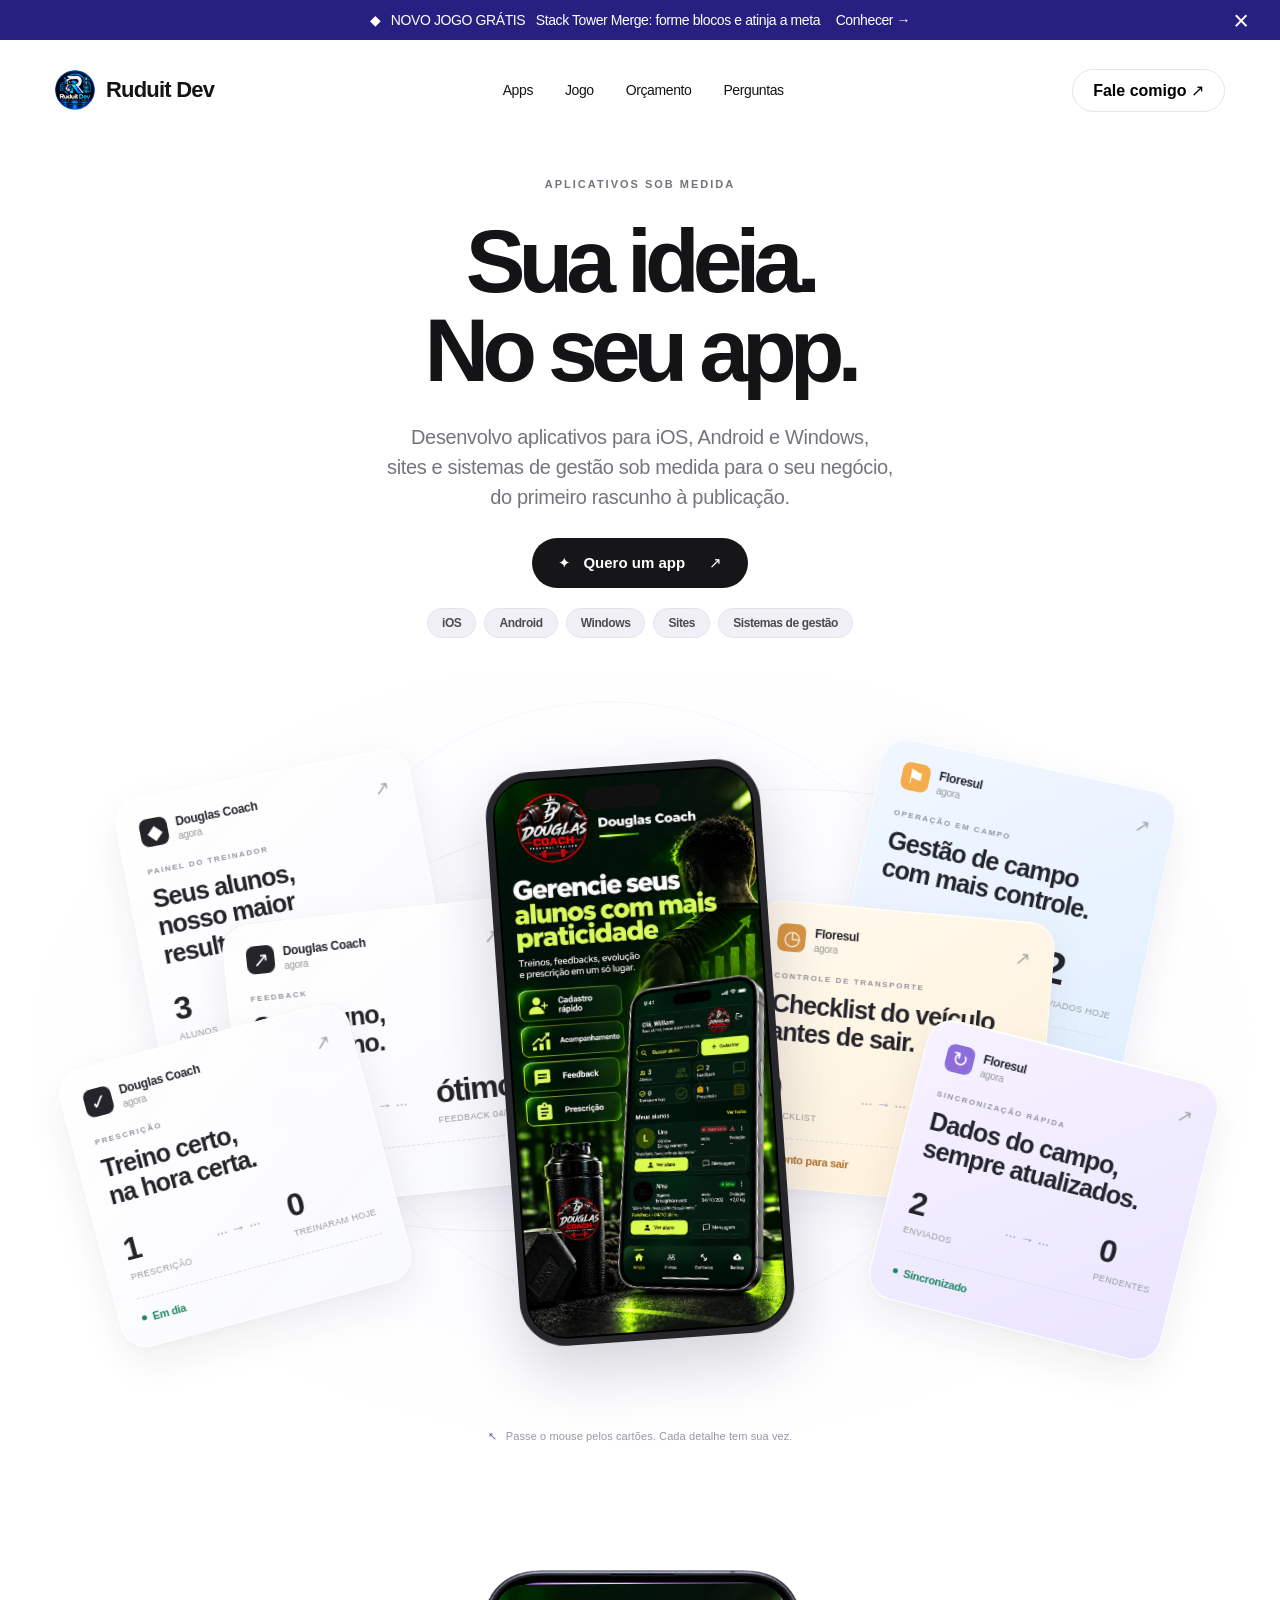
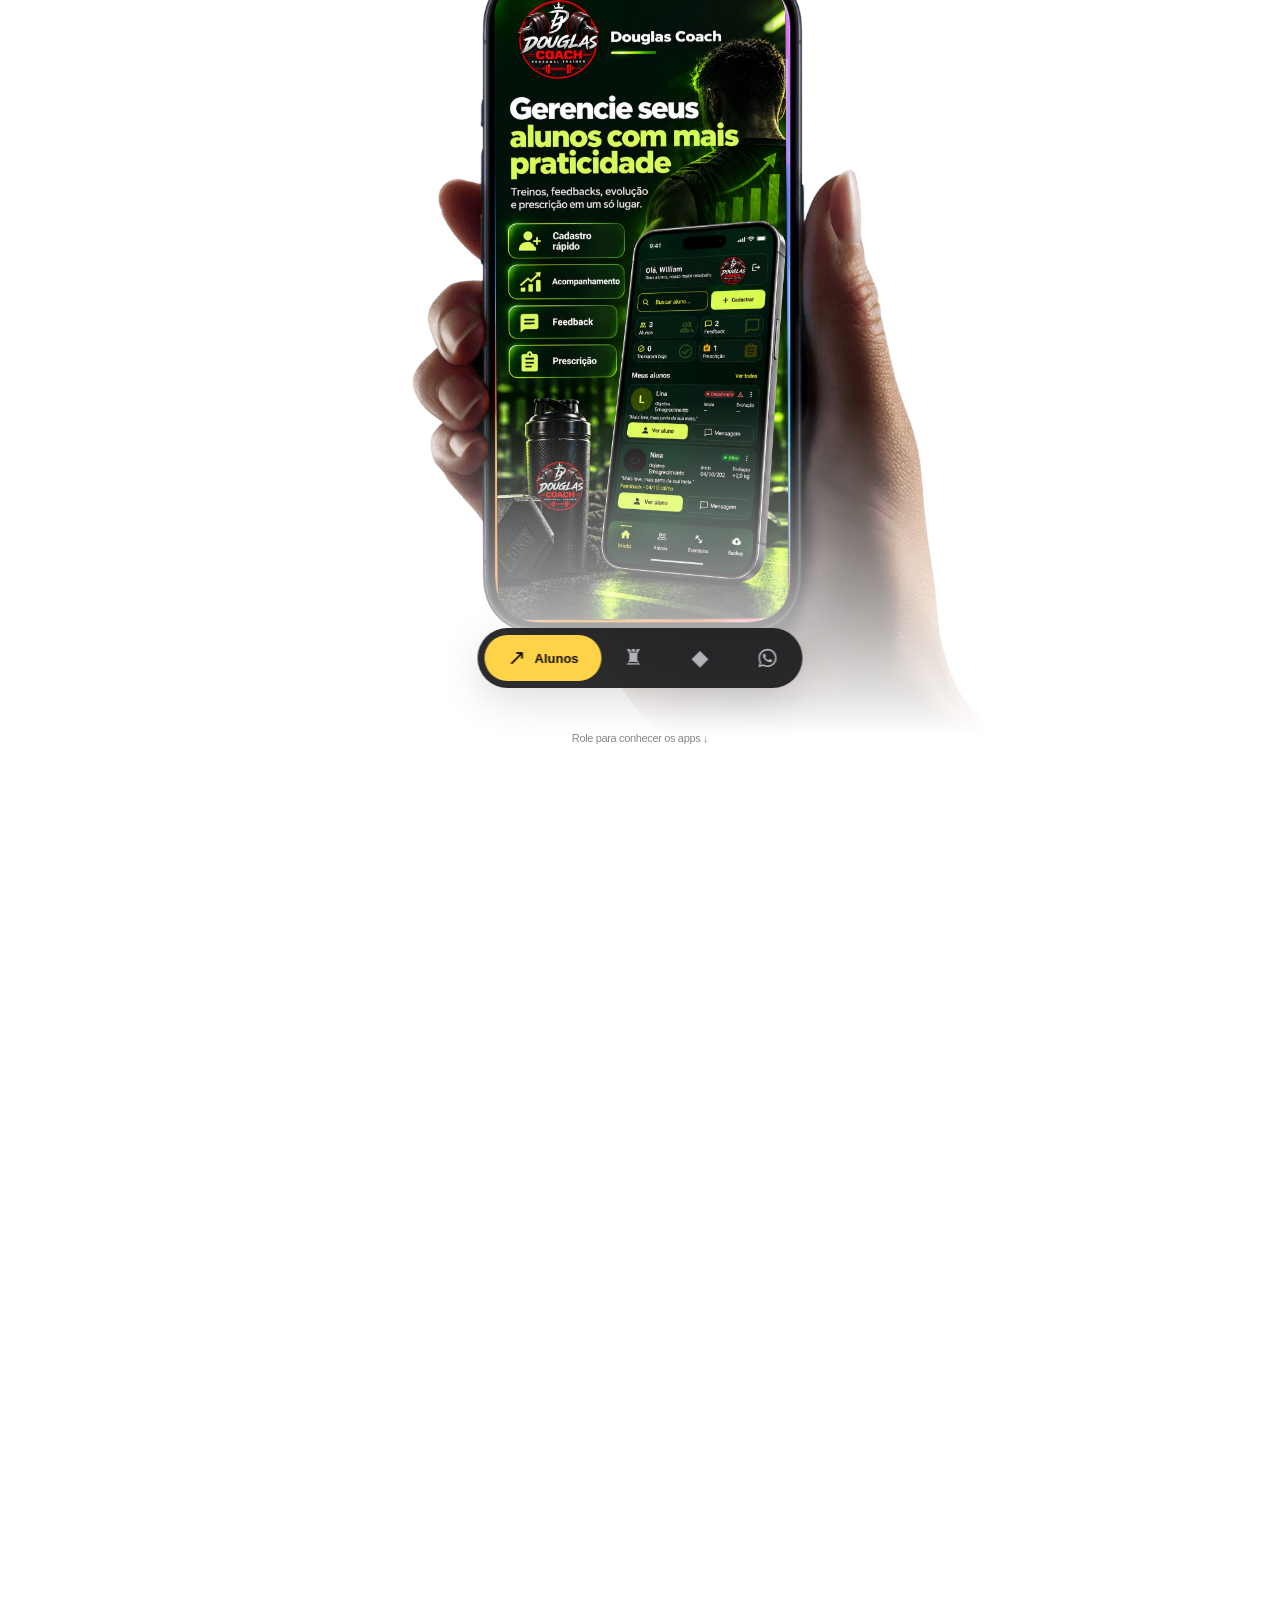
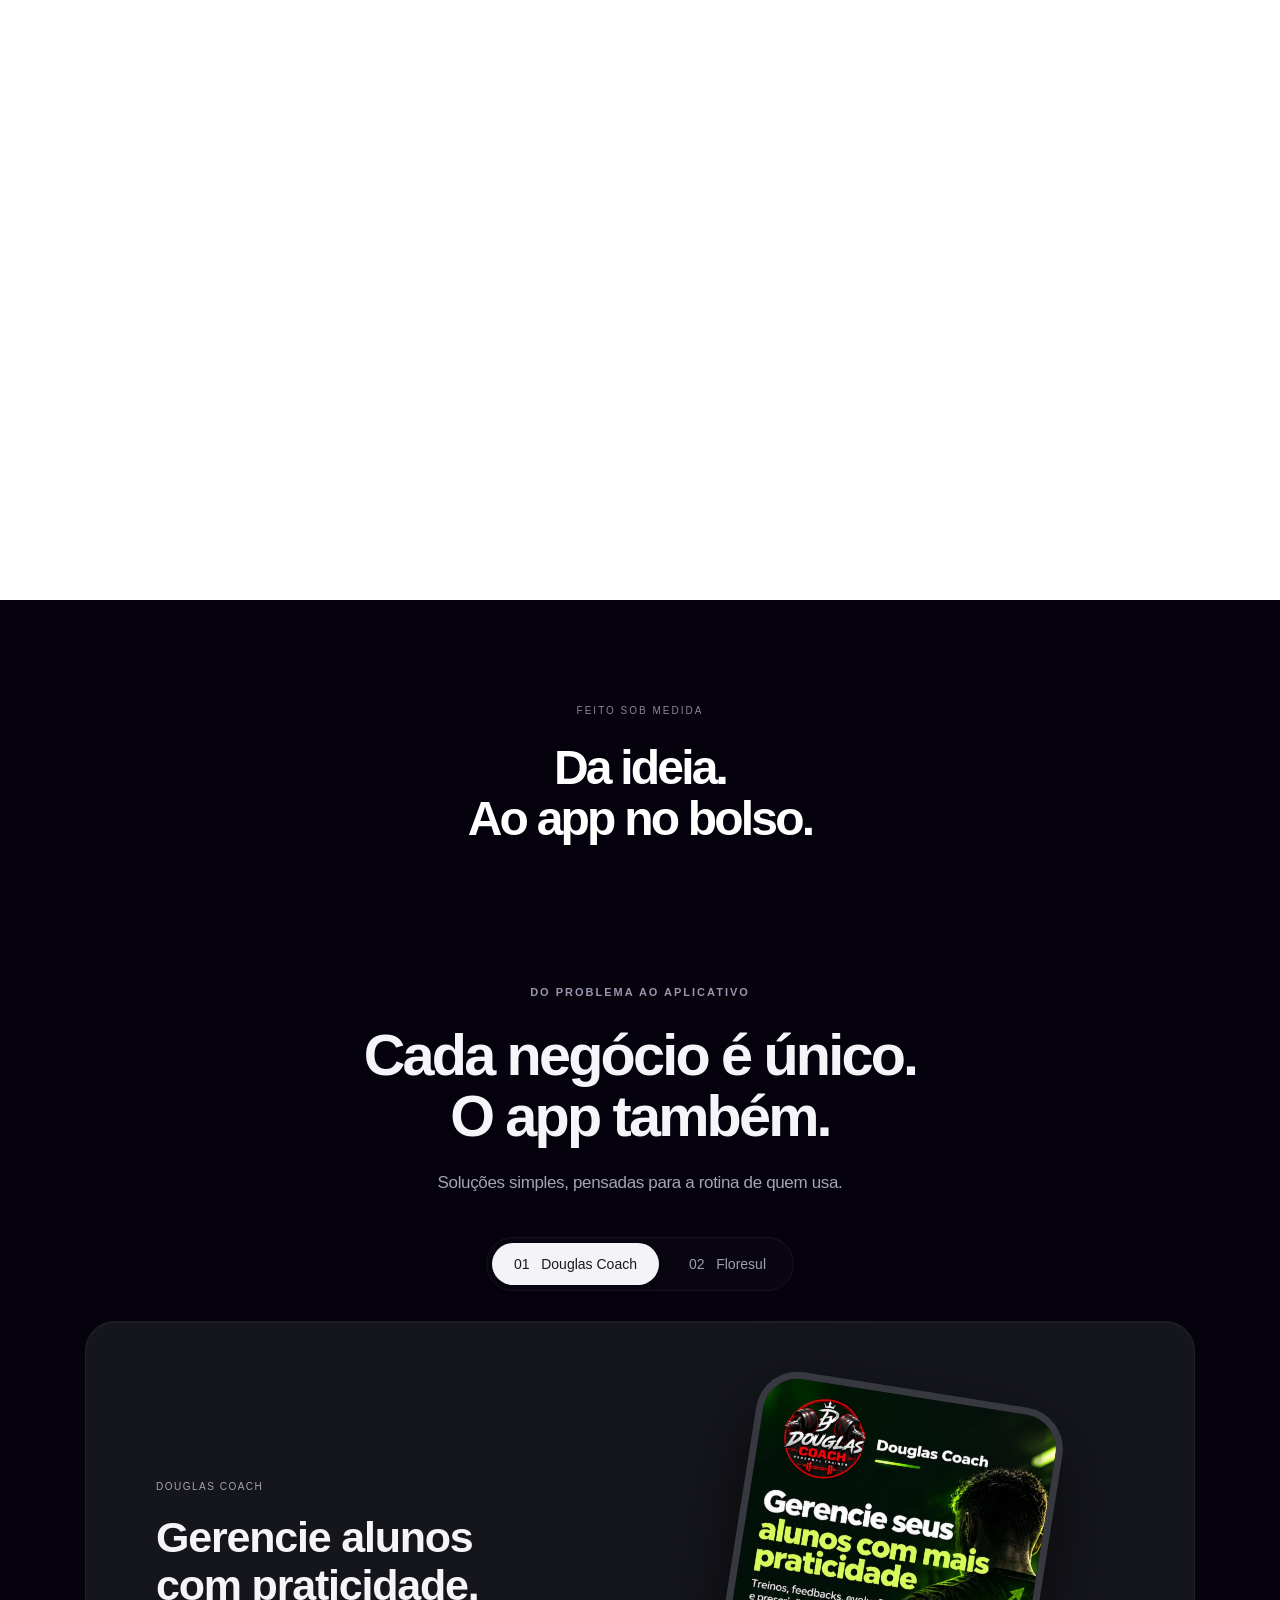
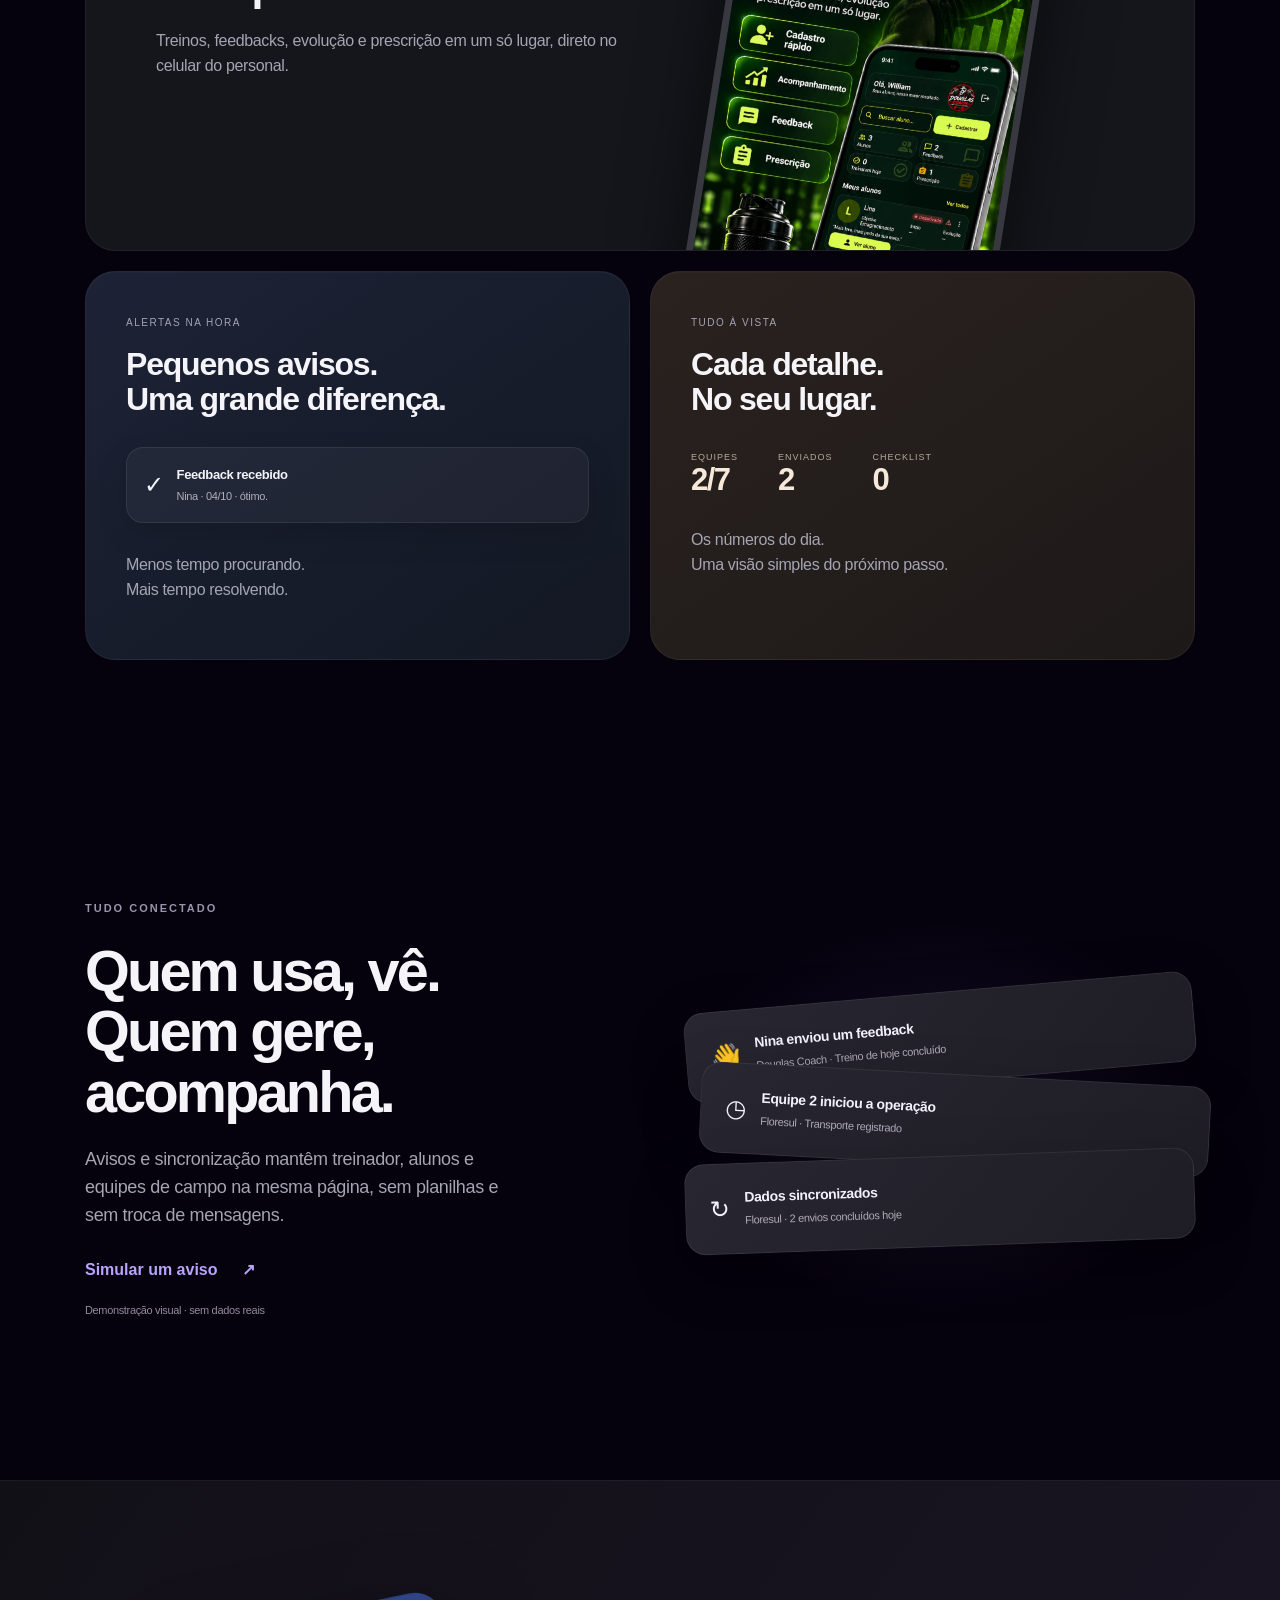
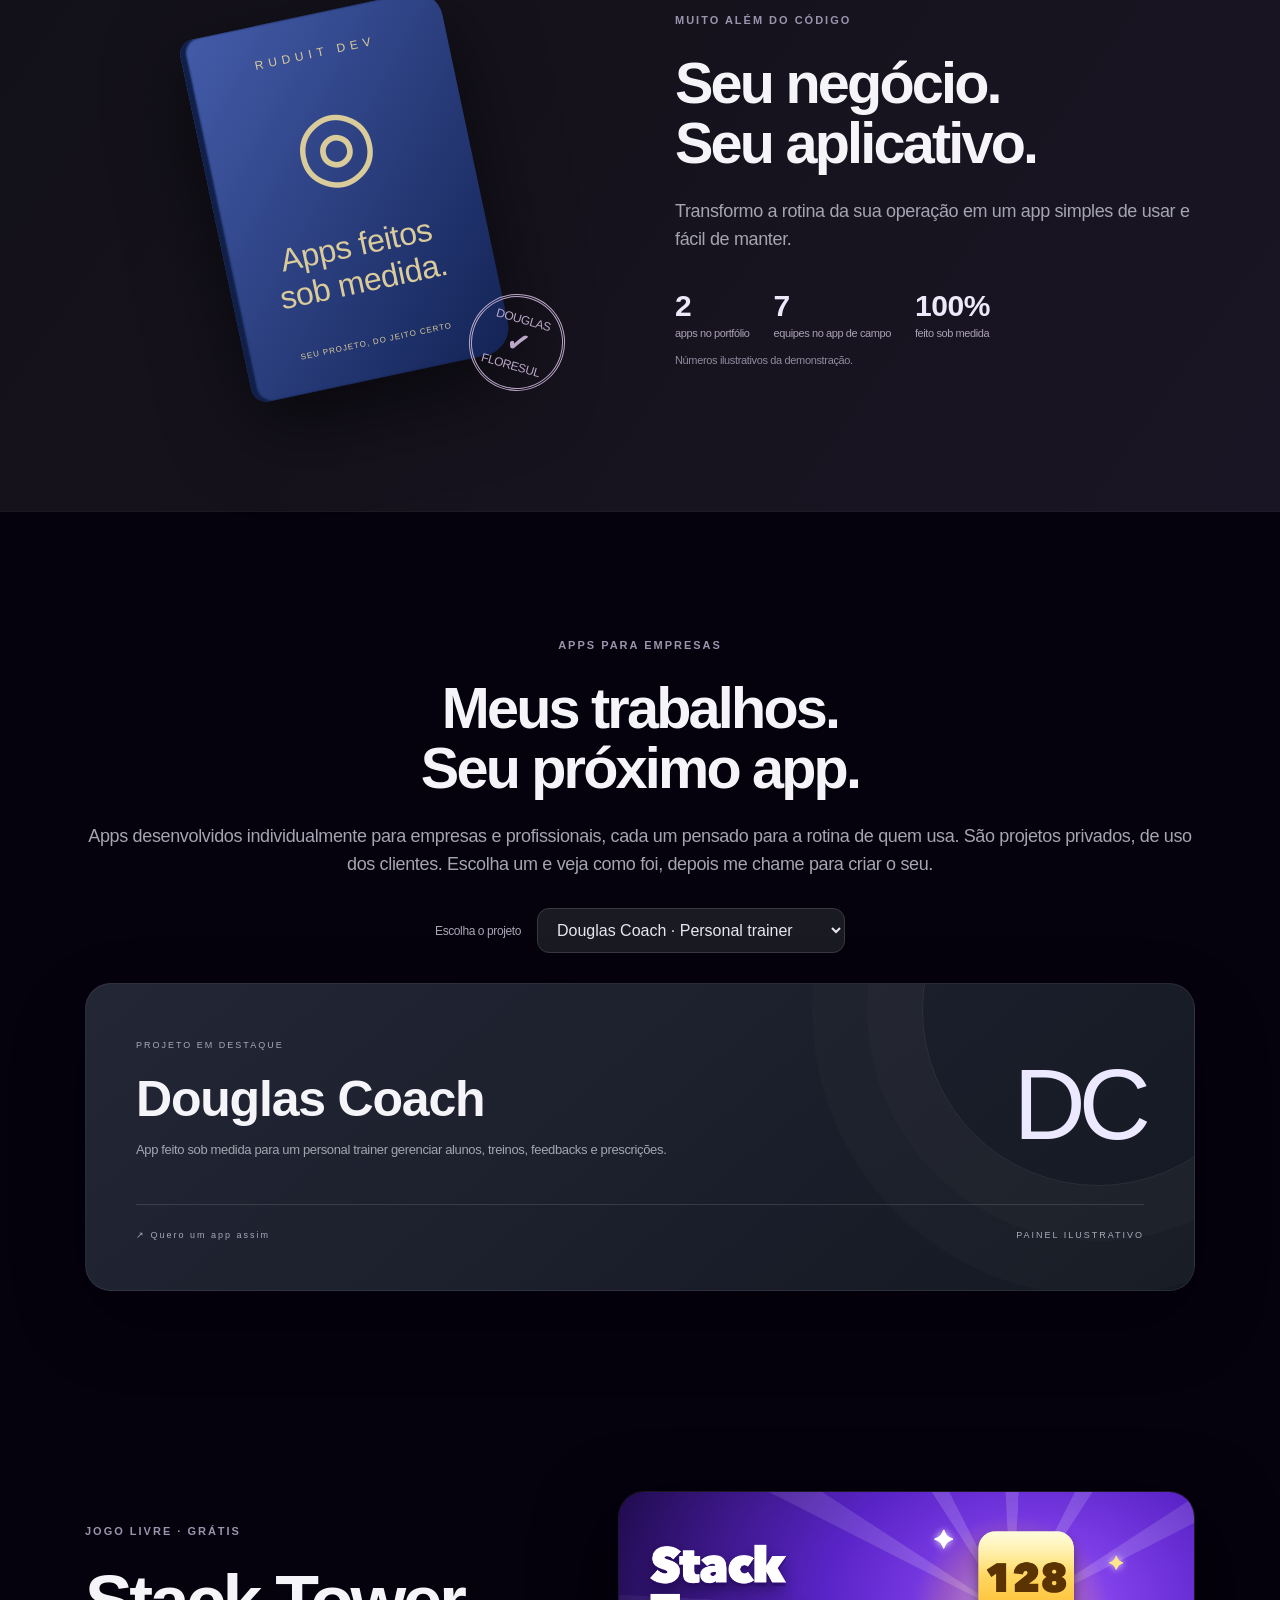
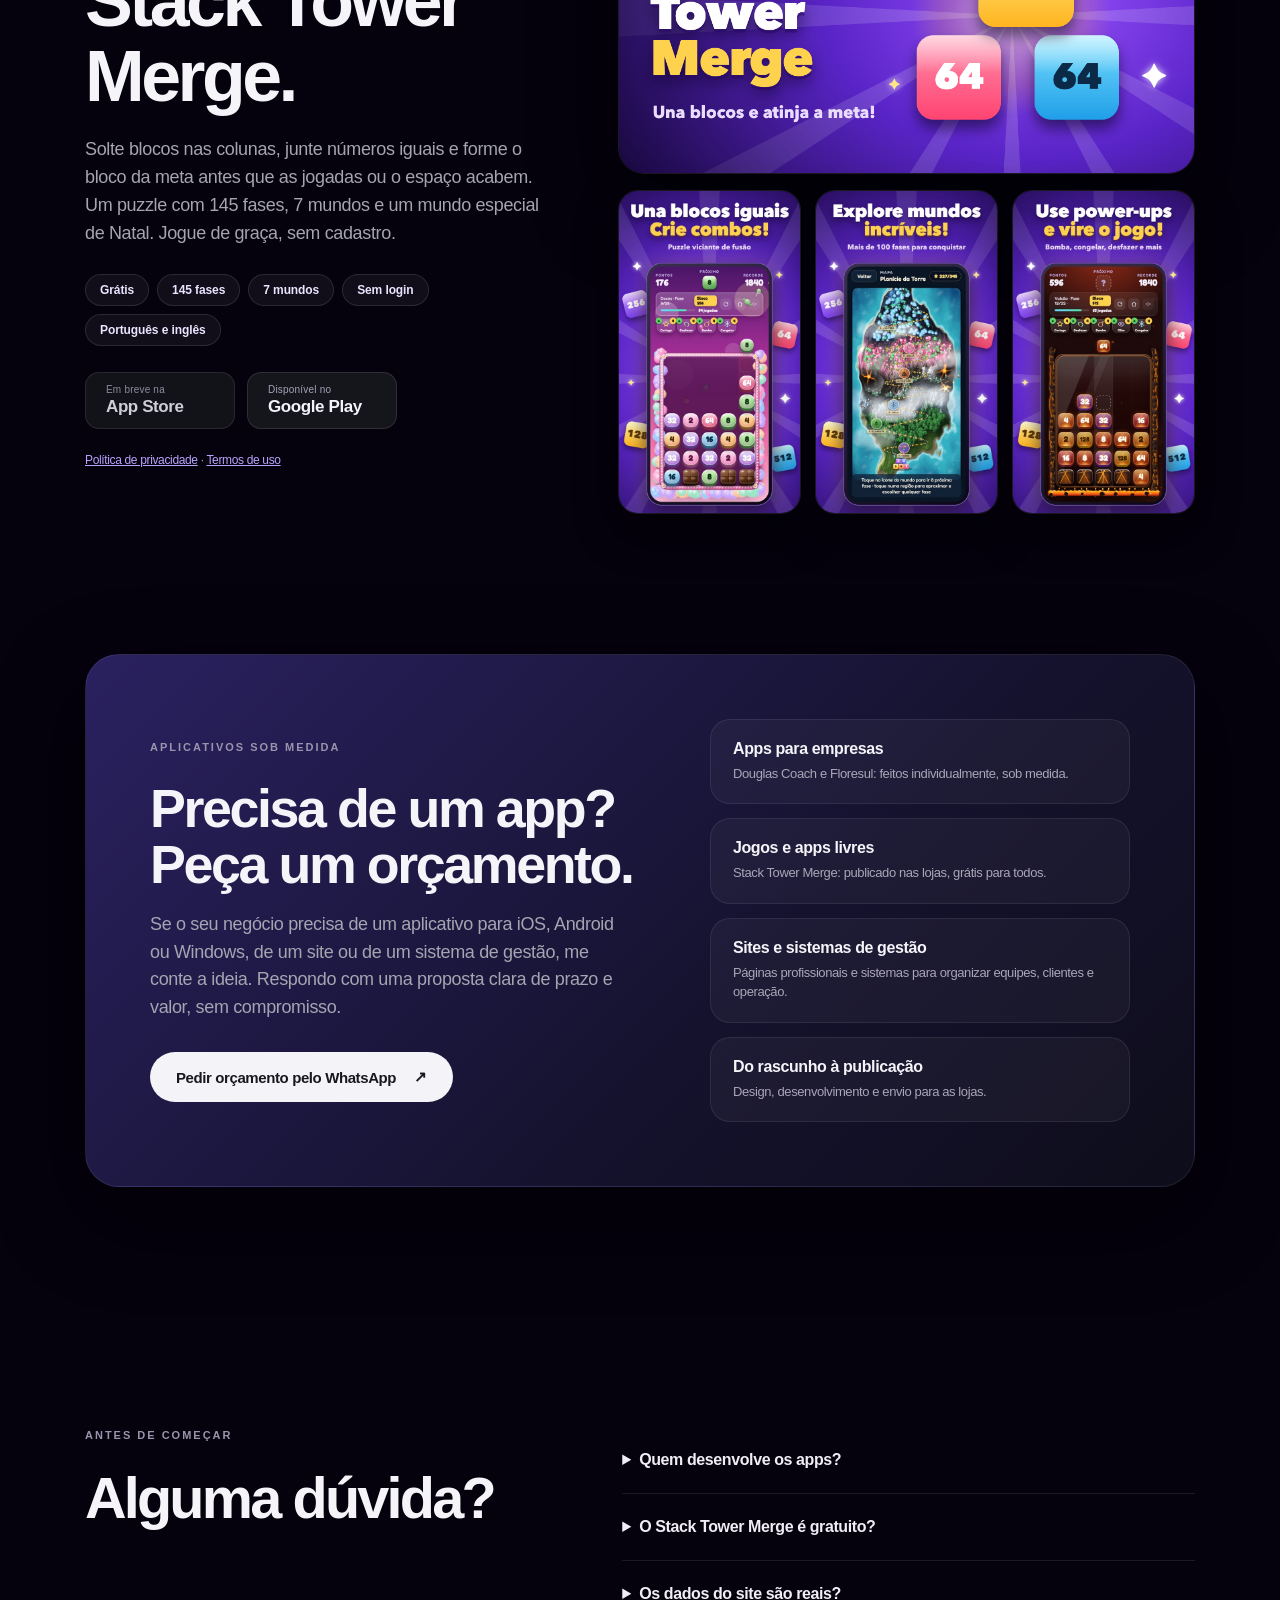
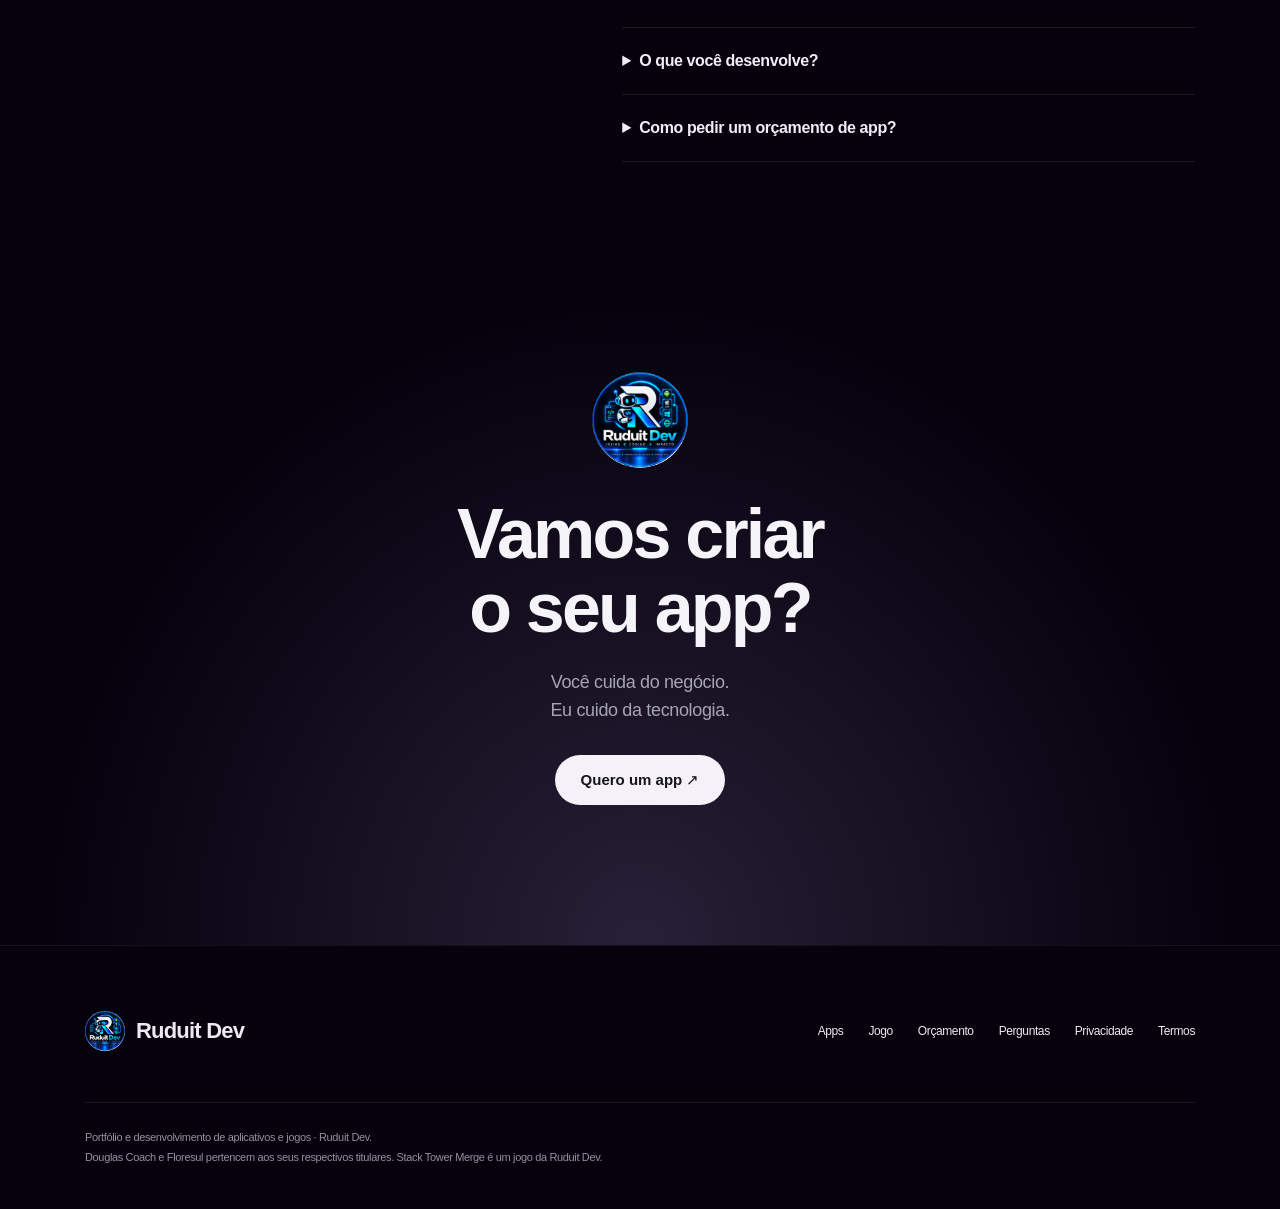
<file: index.html>
<!doctype html><html lang="pt-BR"><head><meta charset="utf-8"><meta name="viewport" content="width=device-width,initial-scale=1"><meta name="description" content="Ruduit Dev: desenvolvimento de aplicativos para iOS, Android e Windows, além de sites e sistemas de gestão, sob medida. Veja meus trabalhos, jogue Stack Tower Merge e peça um orçamento."><title>Ruduit Dev — Aplicativos sob medida e jogos</title><link rel="stylesheet" href="style.css"><link rel="stylesheet" href="stm.css"><link rel="icon" type="image/png" href="assets/favicon.png"></head><body>
<div class="announcement"><a href="#jogo">◆ &nbsp; NOVO JOGO GRÁTIS &nbsp; Stack Tower Merge: forme blocos e atinja a meta <span>Conhecer →</span></a><button id="dismiss" aria-label="Fechar aviso">×</button></div>
<header><a class="brand" href="#"><span class="app-icon"><img src="assets/logo.jpg" alt="Logo Ruduit Dev" width="512" height="512"></span> Ruduit Dev</a><nav id="navigation"><a href="#experience">Apps</a><a href="#jogo">Jogo</a><a href="#orcamento">Orçamento</a><a href="#faq">Perguntas</a></nav><div class="nav-actions"><button class="download pill">Fale comigo ↗</button><button id="menu" aria-label="Abrir menu" aria-expanded="false">☰</button></div></header>
<main><section class="hero"><p class="eyebrow">APLICATIVOS SOB MEDIDA</p><h1>Sua ideia.<br>No seu app.</h1><p class="intro">Desenvolvo aplicativos para iOS, Android e Windows,<br class="desktop"> sites e sistemas de gestão sob medida para o seu negócio,<br class="desktop"> do primeiro rascunho à publicação.</p><button class="download primary">✦ &nbsp; Quero um app <span>↗</span></button><ul class="services" aria-label="O que desenvolvo"><li>iOS</li><li>Android</li><li>Windows</li><li>Sites</li><li>Sistemas de gestão</li></ul>
<div class="hero-stage card-playground" aria-label="Explore os cartões dos apps"><div class="orbit orbit-one"></div><div class="orbit orbit-two"></div><div class="phone"><div class="island"></div><img src="assets/douglas.webp" alt="App Douglas Coach: gestão de alunos" width="923" height="2000"></div><button class="travel-card card-boarding left" style="--rotation:-11deg;--offset:-340px;--top:100px;--layer:1" aria-pressed="false" aria-label="Explorar cartão: Douglas Coach painel"><span class="card-topline"><span class="card-app">◆</span><span>Douglas Coach <small>agora</small></span><span class="card-expand">↗</span></span><span class="card-eyebrow">PAINEL DO TREINADOR</span><strong class="card-title">Seus alunos,<br>nosso maior resultado.</strong><span class="card-route"><span><b>3</b><small>ALUNOS</small></span><span class="card-dots">··· → ···</span><span><b>2</b><small>FEEDBACKS</small></span></span><span class="card-status"><i></i>Tudo em um só lugar</span><span class="card-detail">Cadastro, treino e prescrição na mão.</span></button><button class="travel-card card-gate left" style="--rotation:-6deg;--offset:-250px;--top:240px;--layer:3" aria-pressed="false" aria-label="Explorar cartão: Douglas Coach feedback"><span class="card-topline"><span class="card-app">↗</span><span>Douglas Coach <small>agora</small></span><span class="card-expand">↗</span></span><span class="card-eyebrow">FEEDBACK</span><strong class="card-title">Cada aluno,<br>um retorno.</strong><span class="card-route"><span><b>+2,0</b><small>KG EVOLUÇÃO</small></span><span class="card-dots">··· → ···</span><span><b>ótimo</b><small>FEEDBACK 04/10</small></span></span><span class="card-status"><i></i>Atualizado agora</span><span class="card-detail">Acompanhe a evolução de cada aluno.</span></button><button class="travel-card card-arrival left" style="--rotation:-15deg;--offset:-390px;--top:360px;--layer:5" aria-pressed="false" aria-label="Explorar cartão: Douglas Coach prescrição"><span class="card-topline"><span class="card-app">✓</span><span>Douglas Coach <small>agora</small></span><span class="card-expand">↗</span></span><span class="card-eyebrow">PRESCRIÇÃO</span><strong class="card-title">Treino certo,<br>na hora certa.</strong><span class="card-route"><span><b>1</b><small>PRESCRIÇÃO</small></span><span class="card-dots">··· → ···</span><span><b>0</b><small>TREINARAM HOJE</small></span></span><span class="card-status"><i></i>Em dia</span><span class="card-detail">Monte e envie treinos em poucos toques.</span></button><button class="travel-card card-weather right" style="--rotation:12deg;--offset:350px;--top:90px;--layer:2" aria-pressed="false" aria-label="Explorar cartão: Floresul campo"><span class="card-topline"><span class="card-app">⚑</span><span>Floresul <small>agora</small></span><span class="card-expand">↗</span></span><span class="card-eyebrow">OPERAÇÃO EM CAMPO</span><strong class="card-title">Gestão de campo<br>com mais controle.</strong><span class="card-route"><span><b>2/7</b><small>EQUIPES ATIVAS</small></span><span class="card-dots">··· → ···</span><span><b>2</b><small>ENVIADOS HOJE</small></span></span><span class="card-status"><i></i>Operação em andamento</span><span class="card-detail">Equipes, transporte e alambrado em um só app.</span></button><button class="travel-card card-delay right" style="--rotation:5deg;--offset:250px;--top:240px;--layer:4" aria-pressed="false" aria-label="Explorar cartão: Floresul transporte"><span class="card-topline"><span class="card-app">◷</span><span>Floresul <small>agora</small></span><span class="card-expand">↗</span></span><span class="card-eyebrow">CONTROLE DE TRANSPORTE</span><strong class="card-title">Checklist do veículo<br>antes de sair.</strong><span class="card-route"><span><b>0</b><small>CHECKLIST</small></span><span class="card-dots">··· → ···</span><span><b>2/7</b><small>DISPOSITIVOS</small></span></span><span class="card-status"><i></i>Pronto para sair</span><span class="card-detail">Controle de transporte simples e rápido.</span></button><button class="travel-card card-friends right" style="--rotation:14deg;--offset:390px;--top:375px;--layer:6" aria-pressed="false" aria-label="Explorar cartão: Floresul sincronização"><span class="card-topline"><span class="card-app">↻</span><span>Floresul <small>agora</small></span><span class="card-expand">↗</span></span><span class="card-eyebrow">SINCRONIZAÇÃO RÁPIDA</span><strong class="card-title">Dados do campo,<br>sempre atualizados.</strong><span class="card-route"><span><b>2</b><small>ENVIADOS</small></span><span class="card-dots">··· → ···</span><span><b>0</b><small>PENDENTES</small></span></span><span class="card-status"><i></i>Sincronizado</span><span class="card-detail">Mesmo longe da base, nada fica para trás.</span></button><p class="playground-hint"><span>↖</span> Passe o mouse pelos cartões. Cada detalhe tem sua vez.</p></div></section><section id="flight-scroll" class="flight-scroll" aria-label="Os apps em três etapas"><div class="flight-sticky"><div class="scene-glow"></div><div class="scene-routes" aria-hidden="true"><span>ALUNOS ╌╌╌ ✦ ╌╌╌ RESULTADOS</span><span>EQUIPES ╌╌╌ ✦ ╌╌╌ CAMPO</span></div><div class="handset"><img class="hand-photo" src="assets/hand.png" alt="Telefone segurado na mão mostrando um aplicativo"><div class="hand-screens"><img data-flight-screen="0" class="screen-current" src="assets/douglas.webp" alt="App Douglas Coach: gestão de alunos"><img data-flight-screen="1" src="assets/floresul.png" alt="App Floresul: gestão de campo"><img data-flight-screen="2" src="assets/stm/shot-2-mapa.jpg" alt="Mapa de mundos do jogo Stack Tower Merge"></div></div><div class="scene-fade"></div><div class="flight-controls" aria-label="Apps do portfólio"><button data-flight-step="0" class="selected" aria-pressed="true"><span>↗</span><b>Alunos</b></button><button data-flight-step="1" aria-pressed="false"><span>♜</span><b>Campo</b></button><button data-flight-step="2" aria-pressed="false"><span>◆</span><b>Jogo</b></button><button class="download scene-download" aria-label="Falar com a Ruduit Dev no WhatsApp"><span class="wa-ico"><svg viewBox="0 0 24 24" width="22" height="22" aria-hidden="true"><path fill="currentColor" d="M12.04 2C6.58 2 2.13 6.45 2.13 11.91c0 1.75.46 3.45 1.32 4.95L2.05 22l5.25-1.38a9.9 9.9 0 0 0 4.74 1.21c5.46 0 9.91-4.45 9.91-9.91S17.5 2 12.04 2Zm0 18.15a8.2 8.2 0 0 1-4.18-1.14l-.3-.18-3.12.82.83-3.04-.2-.31a8.2 8.2 0 1 1 6.97 3.85Zm4.5-6.14c-.25-.12-1.46-.72-1.69-.8-.23-.08-.39-.12-.56.12-.16.25-.64.8-.78.97-.14.16-.29.18-.54.06-.25-.12-1.05-.39-2-1.23-.74-.66-1.24-1.47-1.38-1.72-.14-.25-.02-.38.11-.5.11-.11.25-.29.37-.43.12-.14.16-.25.25-.41.08-.16.04-.31-.02-.43-.06-.12-.56-1.34-.76-1.84-.2-.48-.4-.42-.56-.43h-.48c-.16 0-.43.06-.66.31-.23.25-.86.84-.86 2.05 0 1.2.88 2.37 1 2.54.12.16 1.73 2.64 4.2 3.7.59.25 1.05.4 1.4.52.59.19 1.13.16 1.55.1.47-.07 1.46-.6 1.66-1.17.2-.58.2-1.07.14-1.17-.06-.1-.23-.16-.48-.29Z"/></svg></span></button></div><p class="scroll-cue">Role para conhecer os apps ↓</p></div></section><div class="scene-press"><span>FEITO SOB MEDIDA</span><h2>Da ideia.<br>Ao app no bolso.</h2></div><div class="dark-chapter"><section id="experience" class="experience"><div class="section-heading"><p class="eyebrow">DO PROBLEMA AO APLICATIVO</p><h2>Cada negócio é único.<br>O app também.</h2><p>Soluções simples, pensadas para a rotina de quem usa.</p></div><div class="tabs" role="tablist" aria-label="Apps"><button role="tab" aria-selected="true" data-stage="before">01 &nbsp; Douglas Coach</button><button role="tab" aria-selected="false" data-stage="during">02 &nbsp; Floresul</button></div>
<div class="feature-grid"><article class="feature large"><div><span class="feature-tag" id="stage-label">DOUGLAS COACH</span><h3 id="stage-title">Gerencie alunos<br>com praticidade.</h3><p id="stage-copy">Treinos, feedbacks, evolução e prescrição em um só lugar, direto no celular do personal.</p></div><div class="screen-wrap"><img id="stage-image" src="assets/douglas.webp" alt="Tela do aplicativo" loading="lazy" width="923" height="2000"></div></article><article class="feature small blue"><span class="feature-tag">ALERTAS NA HORA</span><h3>Pequenos avisos.<br>Uma grande diferença.</h3><div class="alert"><span>✓</span><div><b>Feedback recebido</b><p>Nina · 04/10 · ótimo.</p></div></div><p>Menos tempo procurando.<br>Mais tempo resolvendo.</p></article><article class="feature small peach"><span class="feature-tag">TUDO À VISTA</span><h3>Cada detalhe.<br>No seu lugar.</h3><div class="departure"><div><span>EQUIPES</span><b>2/7</b></div><div><span>ENVIADOS</span><b>2</b></div><div><span>CHECKLIST</span><b>0</b></div></div><p>Os números do dia.<br>Uma visão simples do próximo passo.</p></article></div></section>
<section class="friends"><div><p class="eyebrow">TUDO CONECTADO</p><h2>Quem usa, vê.<br>Quem gere,<br>acompanha.</h2><p>Avisos e sincronização mantêm treinador, alunos e equipes de campo na mesma página, sem planilhas e sem troca de mensagens.</p><button class="text-button" id="demo-notification">Simular um aviso <span>↗</span></button><p class="demo-label">Demonstração visual · sem dados reais</p></div><div class="notification-wall"><div class="bubble"><span>👋</span><div><b>Nina enviou um feedback</b><p>Douglas Coach · Treino de hoje concluído</p></div></div><div class="bubble"><span>◷</span><div><b>Equipe 2 iniciou a operação</b><p>Floresul · Transporte registrado</p></div></div><div class="bubble arrival"><span>↻</span><div><b>Dados sincronizados</b><p>Floresul · 2 envios concluídos hoje</p></div></div></div></section>
<section id="results" class="passport"><div class="passport-art"><div class="passport-book"><span>RUDUIT DEV</span><div class="globe">◎</div><b>Apps feitos<br>sob medida.</b><small>SEU PROJETO, DO JEITO CERTO</small></div><div class="stamp">DOUGLAS<br><b>✓</b><br>FLORESUL</div></div><div><p class="eyebrow">MUITO ALÉM DO CÓDIGO</p><h2>Seu negócio.<br>Seu aplicativo.</h2><p>Transformo a rotina da sua operação em um app simples de usar e fácil de manter.</p><div class="stats"><div><b>2</b><span>apps no portfólio</span></div><div><b>7</b><span>equipes no app de campo</span></div><div><b>100%</b><span>feito sob medida</span></div></div><p class="demo-label">Números ilustrativos da demonstração.</p></div></section>
<section id="apps" class="airports"><p class="eyebrow">APPS PARA EMPRESAS</p><h2>Meus trabalhos.<br>Seu próximo app.</h2><p>Apps desenvolvidos individualmente para empresas e profissionais, cada um pensado para a rotina de quem usa. São projetos privados, de uso dos clientes. Escolha um e veja como foi, depois me chame para criar o seu.</p><div class="airport-selector"><label for="airport">Escolha o projeto</label><select id="airport"><option value="DC">Douglas Coach · Personal trainer</option><option value="FL">Floresul · Operação de campo</option></select></div><div class="airport-board"><div><span>PROJETO EM DESTAQUE</span><h3 id="airport-name">Douglas Coach</h3><p id="airport-description">App feito sob medida para um personal trainer gerenciar alunos, treinos, feedbacks e prescrições.</p></div><div class="airport-code" id="airport-code">DC</div><div class="board-footer"><span>↗ Quero um app assim</span><span>PAINEL ILUSTRATIVO</span></div></div></section>
<section id="jogo" class="stm"><div class="stm-copy"><p class="eyebrow">JOGO LIVRE · GRÁTIS</p><h2>Stack Tower<br>Merge.</h2><p>Solte blocos nas colunas, junte números iguais e forme o bloco da meta antes que as jogadas ou o espaço acabem. Um puzzle com 145 fases, 7 mundos e um mundo especial de Natal. Jogue de graça, sem cadastro.</p><ul class="stm-chips"><li>Grátis</li><li>145 fases</li><li>7 mundos</li><li>Sem login</li><li>Português e inglês</li></ul><div class="stm-stores"><span class="store-pill" aria-disabled="true"><small>Em breve na</small><b>App Store</b></span><a class="store-pill" href="https://play.google.com/store/apps/details?id=com.ruduitdev.stacktowermerge" target="_blank" rel="noopener"><small>Disponível no</small><b>Google Play</b></a></div><p class="stm-links"><a href="jogo/privacidade.html">Política de privacidade</a> · <a href="jogo/termos.html">Termos de uso</a></p></div><div class="stm-art"><img class="stm-banner" src="assets/stm/banner.png" alt="Stack Tower Merge: jogo de puzzle de juntar blocos" width="1024" height="500" loading="lazy"><div class="stm-shots"><img src="assets/stm/shot-1-partida.jpg" alt="Partida do Stack Tower Merge" width="540" height="960" loading="lazy"><img src="assets/stm/shot-2-mapa.jpg" alt="Mapa de mundos do Stack Tower Merge" width="540" height="960" loading="lazy"><img src="assets/stm/shot-3-powerups.jpg" alt="Power-ups do Stack Tower Merge" width="540" height="960" loading="lazy"></div></div></section>
<section id="orcamento" class="quote"><div class="quote-card"><div><p class="eyebrow">APLICATIVOS SOB MEDIDA</p><h2>Precisa de um app?<br>Peça um orçamento.</h2><p>Se o seu negócio precisa de um aplicativo para iOS, Android ou Windows, de um site ou de um sistema de gestão, me conte a ideia. Respondo com uma proposta clara de prazo e valor, sem compromisso.</p><a class="quote-btn" id="quote-link" href="#" target="_blank" rel="noopener">Pedir orçamento pelo WhatsApp <span>↗</span></a></div><ul class="quote-list"><li><b>Apps para empresas</b><span>Douglas Coach e Floresul: feitos individualmente, sob medida.</span></li><li><b>Jogos e apps livres</b><span>Stack Tower Merge: publicado nas lojas, grátis para todos.</span></li><li><b>Sites e sistemas de gestão</b><span>Páginas profissionais e sistemas para organizar equipes, clientes e operação.</span></li><li><b>Do rascunho à publicação</b><span>Design, desenvolvimento e envio para as lojas.</span></li></ul></div></section>
<section id="faq" class="faq"><div><p class="eyebrow">ANTES DE COMEÇAR</p><h2>Alguma dúvida?</h2></div><div><details><summary>Quem desenvolve os apps?</summary><p>Os apps Douglas Coach e Floresul foram desenvolvidos por mim, William, da Ruduit Dev, para clientes individuais (empresas), e o jogo Stack Tower Merge é um projeto próprio, livre para todos. As marcas e imagens de cada app pertencem aos seus respectivos titulares.</p></details><details><summary>O Stack Tower Merge é gratuito?</summary><p>Sim. O jogo é livre e gratuito, com anúncios opcionais e uma compra única para remover os anúncios. Não precisa de cadastro. Veja a <a href="jogo/privacidade.html">política de privacidade</a> e os <a href="jogo/termos.html">termos de uso</a>.</p></details><details><summary>Os dados do site são reais?</summary><p>Os painéis, notificações e números deste site são demonstrações visuais. Não existe conexão com os dados dos apps.</p></details><details><summary>O que você desenvolve?</summary><p>Desenvolvo aplicativos para iOS, Android e Windows, além de sites e sistemas de gestão (controle de equipes, clientes, estoque, agenda e relatórios). Conte sua ideia e eu indico o melhor caminho para o seu projeto.</p></details><details><summary>Como pedir um orçamento de app?</summary><p>Use o botão "Pedir orçamento" ou "Quero um app": ele abre uma conversa no WhatsApp com a Ruduit Dev. Conte a ideia e eu retorno com prazo e valor.</p></details></div></section>
<section class="final-cta"><span class="app-icon"><img src="assets/logo.jpg" alt="Logo Ruduit Dev" width="512" height="512"></span><h2>Vamos criar<br>o seu app?</h2><p>Você cuida do negócio.<br>Eu cuido da tecnologia.</p><button class="download primary">Quero um app ↗</button></section></div></main>
<footer><a class="brand" href="#"><span class="app-icon"><img src="assets/logo.jpg" alt="Logo Ruduit Dev" width="512" height="512"></span> Ruduit Dev</a><div><a href="#experience">Apps</a><a href="#jogo">Jogo</a><a href="#orcamento">Orçamento</a><a href="#faq">Perguntas</a><a href="jogo/privacidade.html">Privacidade</a><a href="jogo/termos.html">Termos</a></div><p>Portfólio e desenvolvimento de aplicativos e jogos · Ruduit Dev.<br>Douglas Coach e Floresul pertencem aos seus respectivos titulares. Stack Tower Merge é um jogo da Ruduit Dev.</p></footer>
<dialog id="download-dialog"><button id="close-dialog" aria-label="Fechar janela">×</button><span class="app-icon"><img src="assets/logo.jpg" alt="Logo Ruduit Dev" width="512" height="512"></span><h2>Pronto para o seu app?</h2><p>Vamos conversar pelo WhatsApp para falar da sua ideia e do orçamento.</p><button class="primary" onclick="this.closest('dialog').close()">Entendi</button></dialog><div class="toast" role="status" aria-live="polite"></div><script src="app.js"></script></body></html>
</file>
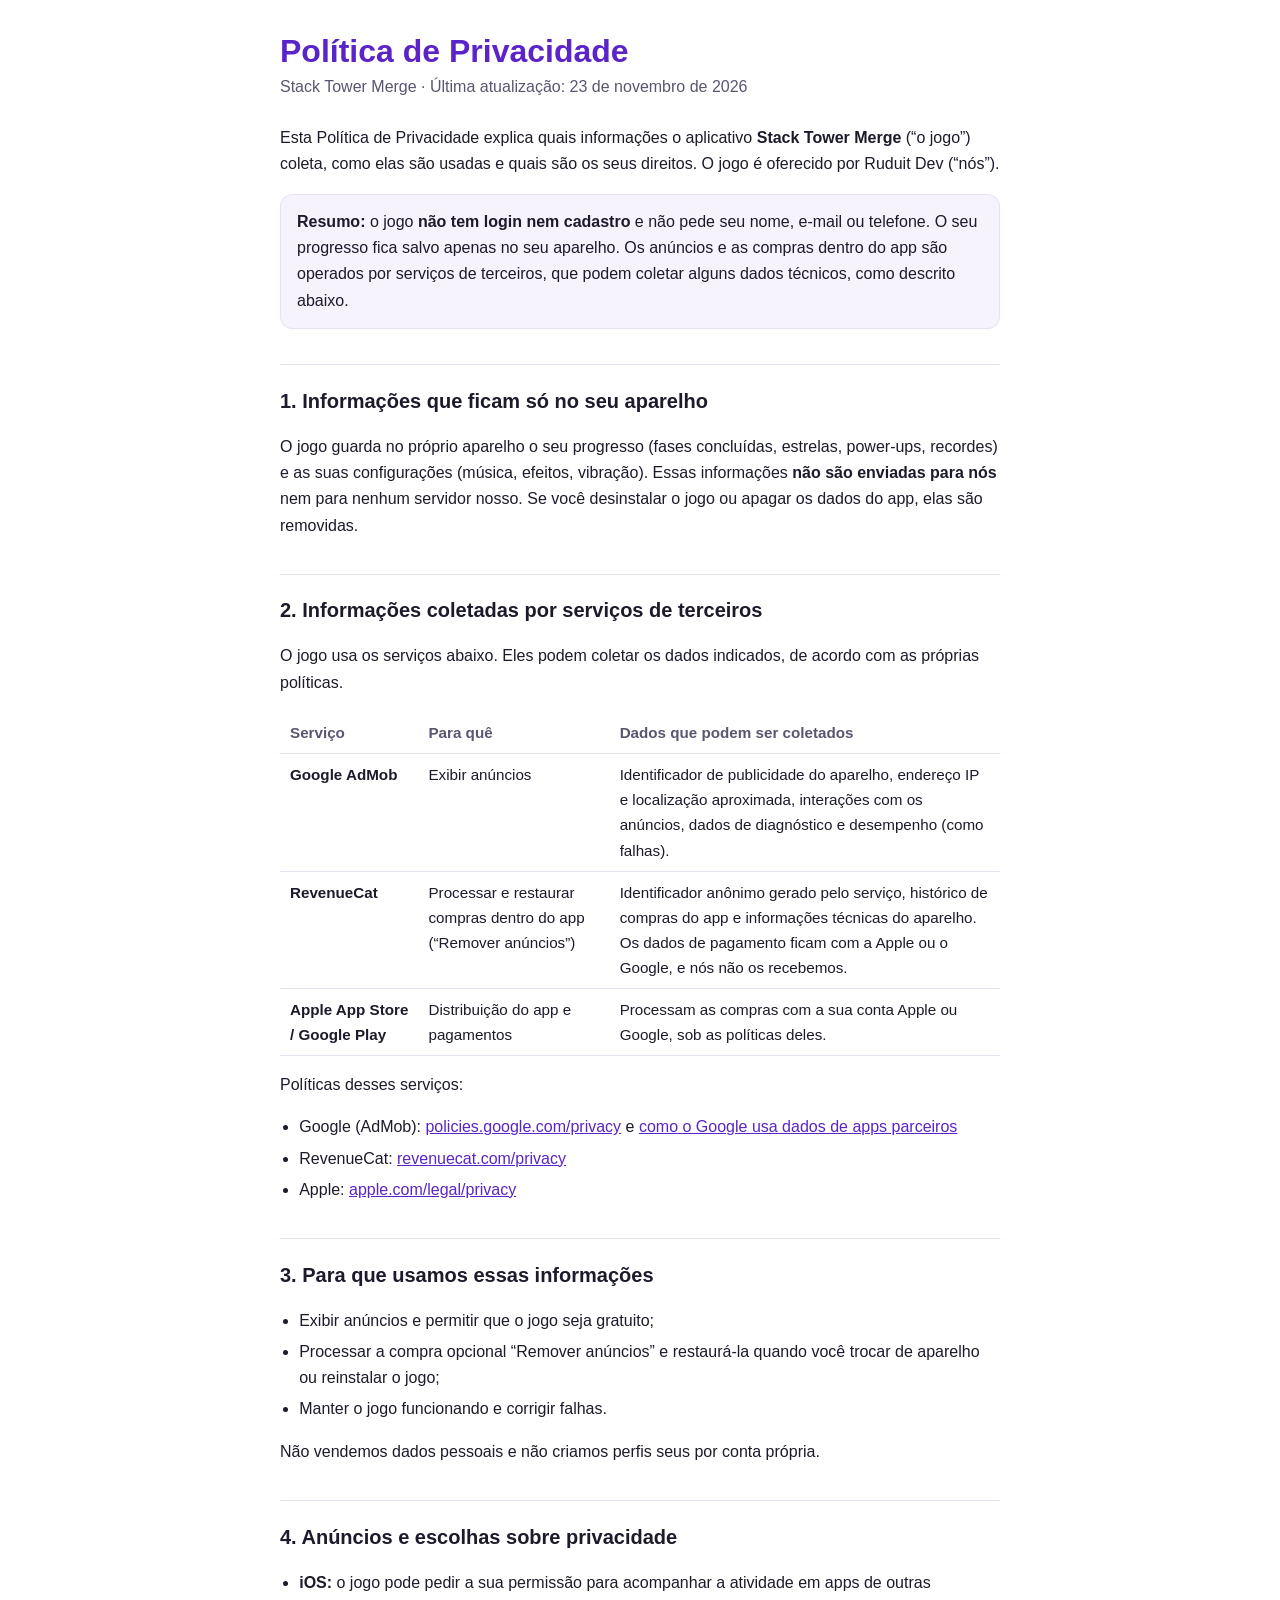
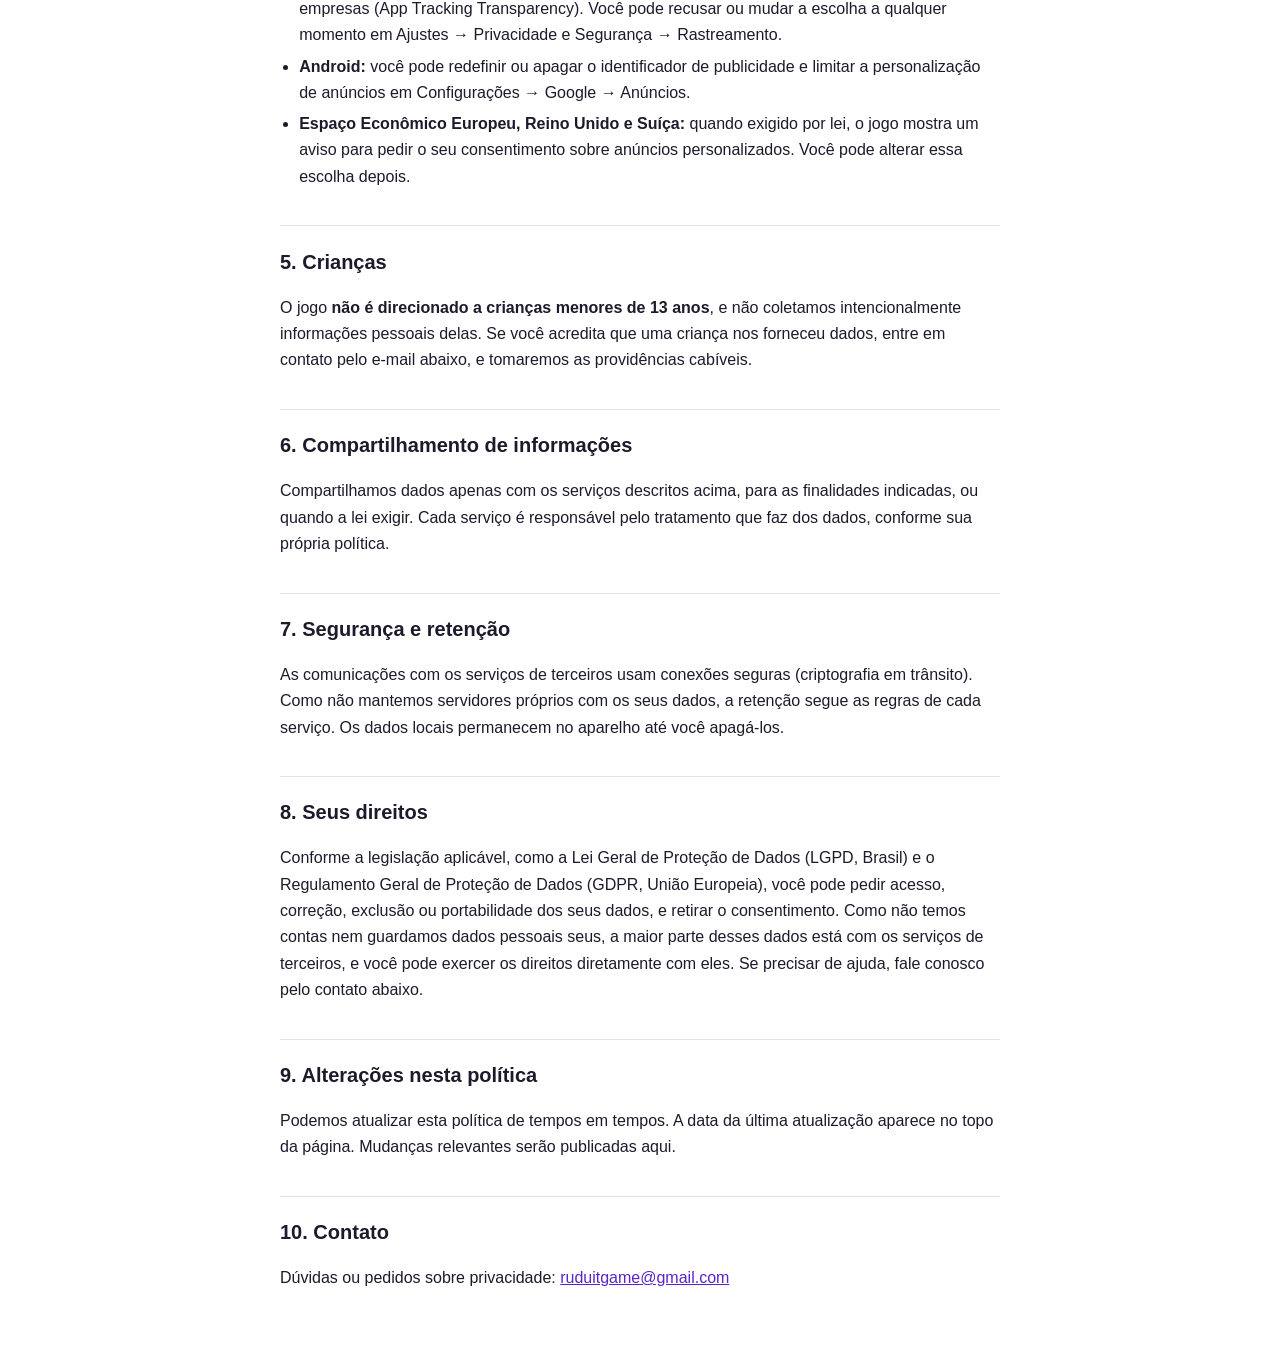
<file: jogo/privacidade.html>
<!doctype html>
<html lang="pt-BR">
<head>
<meta charset="utf-8">
<meta name="viewport" content="width=device-width, initial-scale=1">
<title>Política de Privacidade - Stack Tower Merge</title>
<meta name="description" content="Política de Privacidade do jogo Stack Tower Merge.">
<style>
  :root { --bg: #ffffff; --fg: #1d1a2b; --muted: #5b5670; --accent: #5a24c8; --line: #e6e1f2; --card: #f6f3fd; }
  @media (prefers-color-scheme: dark) { :root { --bg: #14102a; --fg: #ece8fa; --muted: #b3acd0; --accent: #b99bff; --line: #2c2650; --card: #1d1840; } }
  * { box-sizing: border-box; }
  body { margin: 0; background: var(--bg); color: var(--fg); font: 16px/1.65 -apple-system, BlinkMacSystemFont, "Segoe UI", Roboto, Helvetica, Arial, sans-serif; }
  main { max-width: 760px; margin: 0 auto; padding: 32px 20px 64px; }
  h1 { font-size: 2rem; line-height: 1.2; margin: 0 0 4px; color: var(--accent); }
  h2 { font-size: 1.25rem; margin: 2.2rem 0 .5rem; padding-top: 1.2rem; border-top: 1px solid var(--line); }
  p, li { color: var(--fg); }
  ul { padding-left: 1.2rem; }
  li { margin: .3rem 0; }
  .meta { color: var(--muted); margin: 0 0 1.5rem; }
  .card { background: var(--card); border: 1px solid var(--line); border-radius: 12px; padding: 14px 16px; margin: 1rem 0; }
  table { width: 100%; border-collapse: collapse; margin: .8rem 0; font-size: .95rem; }
  th, td { text-align: left; vertical-align: top; padding: 8px 10px; border-bottom: 1px solid var(--line); }
  th { color: var(--muted); font-weight: 600; }
  a { color: var(--accent); }
  .todo { background: #fff3b0; color: #4a3b00; padding: 0 4px; border-radius: 4px; }
</style>
</head>
<body>
<main>
  <h1>Política de Privacidade</h1>
  <p class="meta">Stack Tower Merge · Última atualização: 23 de novembro de 2026</p>

  <p>Esta Política de Privacidade explica quais informações o aplicativo <strong>Stack Tower Merge</strong> (&ldquo;o jogo&rdquo;) coleta, como elas são usadas e quais são os seus direitos. O jogo é oferecido por Ruduit Dev (&ldquo;nós&rdquo;).</p>

  <div class="card">
    <strong>Resumo:</strong> o jogo <strong>não tem login nem cadastro</strong> e não pede seu nome, e-mail ou telefone. O seu progresso fica salvo apenas no seu aparelho. Os anúncios e as compras dentro do app são operados por serviços de terceiros, que podem coletar alguns dados técnicos, como descrito abaixo.
  </div>

  <h2>1. Informações que ficam só no seu aparelho</h2>
  <p>O jogo guarda no próprio aparelho o seu progresso (fases concluídas, estrelas, power-ups, recordes) e as suas configurações (música, efeitos, vibração). Essas informações <strong>não são enviadas para nós</strong> nem para nenhum servidor nosso. Se você desinstalar o jogo ou apagar os dados do app, elas são removidas.</p>

  <h2>2. Informações coletadas por serviços de terceiros</h2>
  <p>O jogo usa os serviços abaixo. Eles podem coletar os dados indicados, de acordo com as próprias políticas.</p>
  <table>
    <thead><tr><th>Serviço</th><th>Para quê</th><th>Dados que podem ser coletados</th></tr></thead>
    <tbody>
      <tr>
        <td><strong>Google AdMob</strong></td>
        <td>Exibir anúncios</td>
        <td>Identificador de publicidade do aparelho, endereço IP e localização aproximada, interações com os anúncios, dados de diagnóstico e desempenho (como falhas).</td>
      </tr>
      <tr>
        <td><strong>RevenueCat</strong></td>
        <td>Processar e restaurar compras dentro do app (&ldquo;Remover anúncios&rdquo;)</td>
        <td>Identificador anônimo gerado pelo serviço, histórico de compras do app e informações técnicas do aparelho. Os dados de pagamento ficam com a Apple ou o Google, e nós não os recebemos.</td>
      </tr>
      <tr>
        <td><strong>Apple App Store / Google Play</strong></td>
        <td>Distribuição do app e pagamentos</td>
        <td>Processam as compras com a sua conta Apple ou Google, sob as políticas deles.</td>
      </tr>
    </tbody>
  </table>
  <p>Políticas desses serviços:</p>
  <ul>
    <li>Google (AdMob): <a href="https://policies.google.com/privacy" rel="noopener">policies.google.com/privacy</a> e <a href="https://policies.google.com/technologies/partner-sites" rel="noopener">como o Google usa dados de apps parceiros</a></li>
    <li>RevenueCat: <a href="https://www.revenuecat.com/privacy" rel="noopener">revenuecat.com/privacy</a></li>
    <li>Apple: <a href="https://www.apple.com/legal/privacy/" rel="noopener">apple.com/legal/privacy</a></li>
  </ul>

  <h2>3. Para que usamos essas informações</h2>
  <ul>
    <li>Exibir anúncios e permitir que o jogo seja gratuito;</li>
    <li>Processar a compra opcional &ldquo;Remover anúncios&rdquo; e restaurá-la quando você trocar de aparelho ou reinstalar o jogo;</li>
    <li>Manter o jogo funcionando e corrigir falhas.</li>
  </ul>
  <p>Não vendemos dados pessoais e não criamos perfis seus por conta própria.</p>

  <h2>4. Anúncios e escolhas sobre privacidade</h2>
  <ul>
    <li><strong>iOS:</strong> o jogo pode pedir a sua permissão para acompanhar a atividade em apps de outras empresas (App Tracking Transparency). Você pode recusar ou mudar a escolha a qualquer momento em Ajustes &rarr; Privacidade e Segurança &rarr; Rastreamento.</li>
    <li><strong>Android:</strong> você pode redefinir ou apagar o identificador de publicidade e limitar a personalização de anúncios em Configurações &rarr; Google &rarr; Anúncios.</li>
    <li><strong>Espaço Econômico Europeu, Reino Unido e Suíça:</strong> quando exigido por lei, o jogo mostra um aviso para pedir o seu consentimento sobre anúncios personalizados. Você pode alterar essa escolha depois.</li>
  </ul>

  <h2>5. Crianças</h2>
  <p>O jogo <strong>não é direcionado a crianças menores de 13 anos</strong>, e não coletamos intencionalmente informações pessoais delas. Se você acredita que uma criança nos forneceu dados, entre em contato pelo e-mail abaixo, e tomaremos as providências cabíveis.</p>

  <h2>6. Compartilhamento de informações</h2>
  <p>Compartilhamos dados apenas com os serviços descritos acima, para as finalidades indicadas, ou quando a lei exigir. Cada serviço é responsável pelo tratamento que faz dos dados, conforme sua própria política.</p>

  <h2>7. Segurança e retenção</h2>
  <p>As comunicações com os serviços de terceiros usam conexões seguras (criptografia em trânsito). Como não mantemos servidores próprios com os seus dados, a retenção segue as regras de cada serviço. Os dados locais permanecem no aparelho até você apagá-los.</p>

  <h2>8. Seus direitos</h2>
  <p>Conforme a legislação aplicável, como a Lei Geral de Proteção de Dados (LGPD, Brasil) e o Regulamento Geral de Proteção de Dados (GDPR, União Europeia), você pode pedir acesso, correção, exclusão ou portabilidade dos seus dados, e retirar o consentimento. Como não temos contas nem guardamos dados pessoais seus, a maior parte desses dados está com os serviços de terceiros, e você pode exercer os direitos diretamente com eles. Se precisar de ajuda, fale conosco pelo contato abaixo.</p>

  <h2>9. Alterações nesta política</h2>
  <p>Podemos atualizar esta política de tempos em tempos. A data da última atualização aparece no topo da página. Mudanças relevantes serão publicadas aqui.</p>

  <h2>10. Contato</h2>
  <p>Dúvidas ou pedidos sobre privacidade: <a href="mailto:ruduitgame@gmail.com">ruduitgame@gmail.com</a></p>
</main>
</body>
</html>
</file>
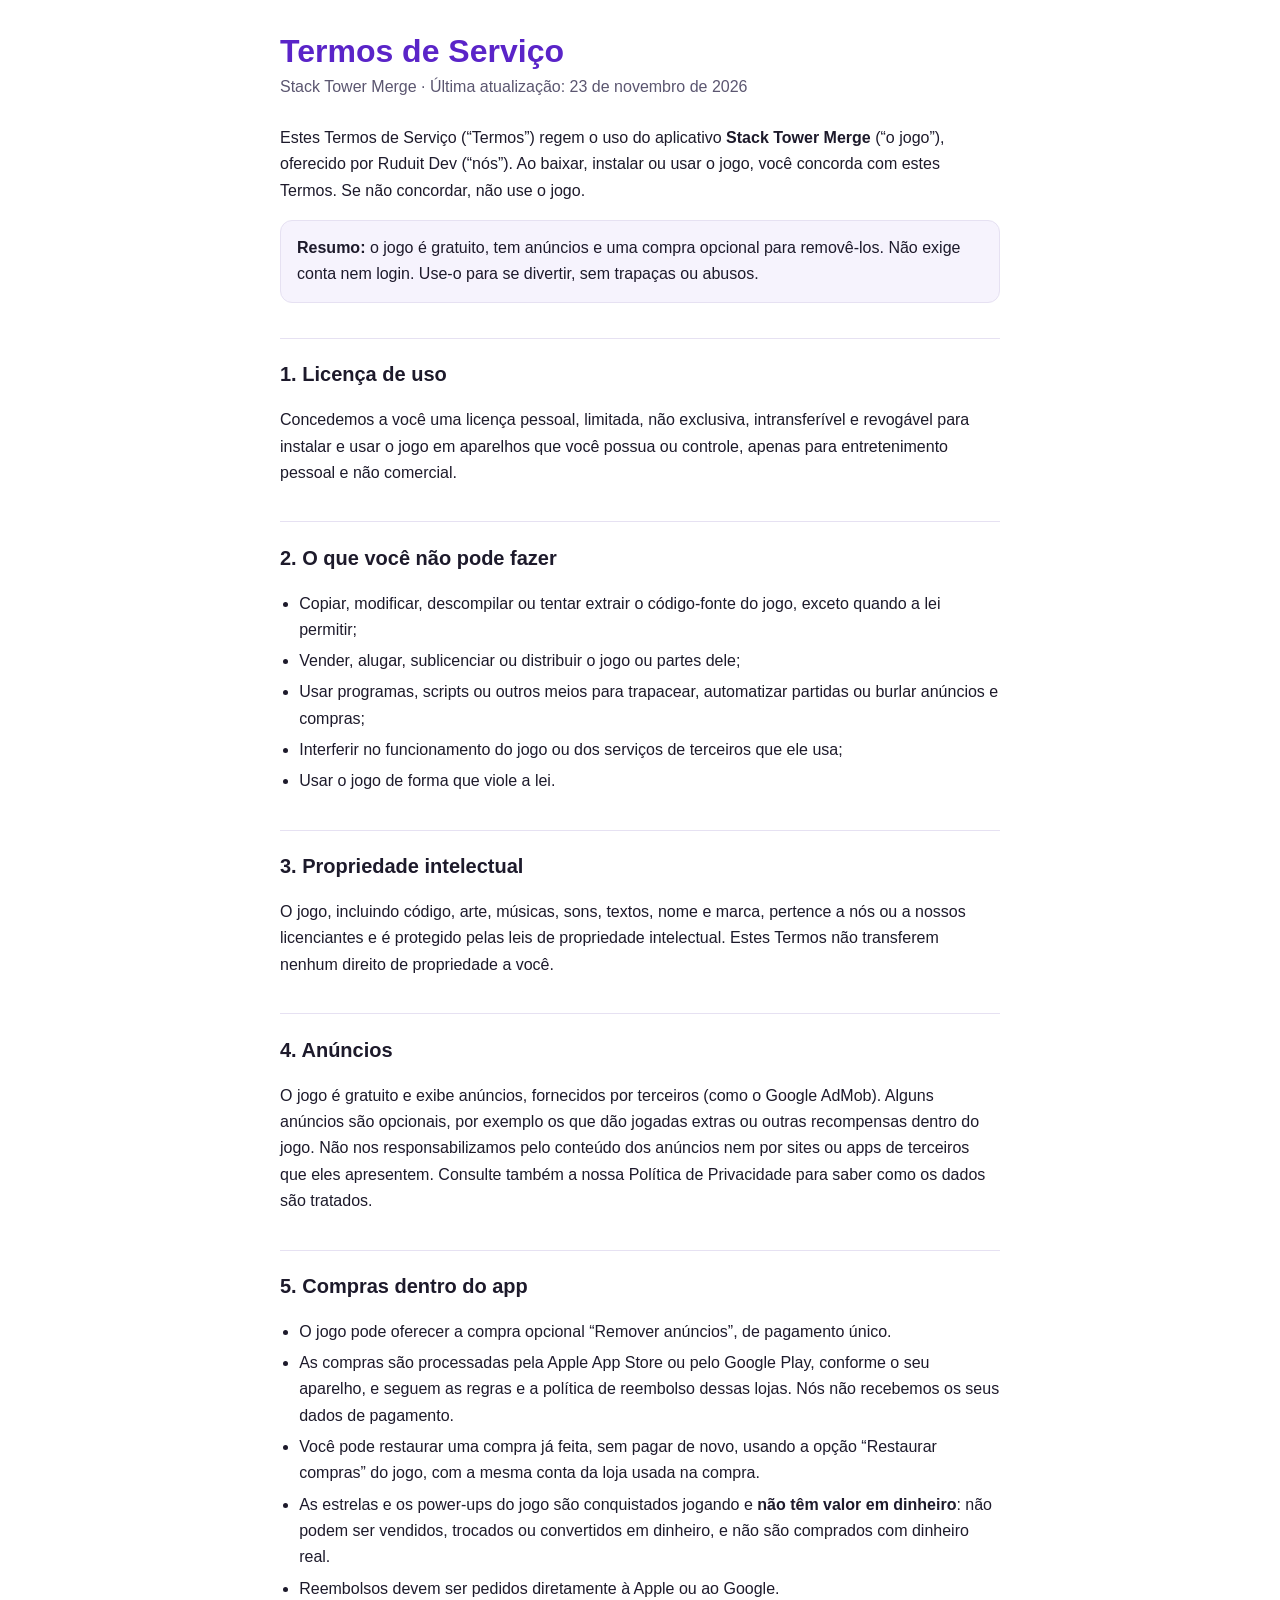
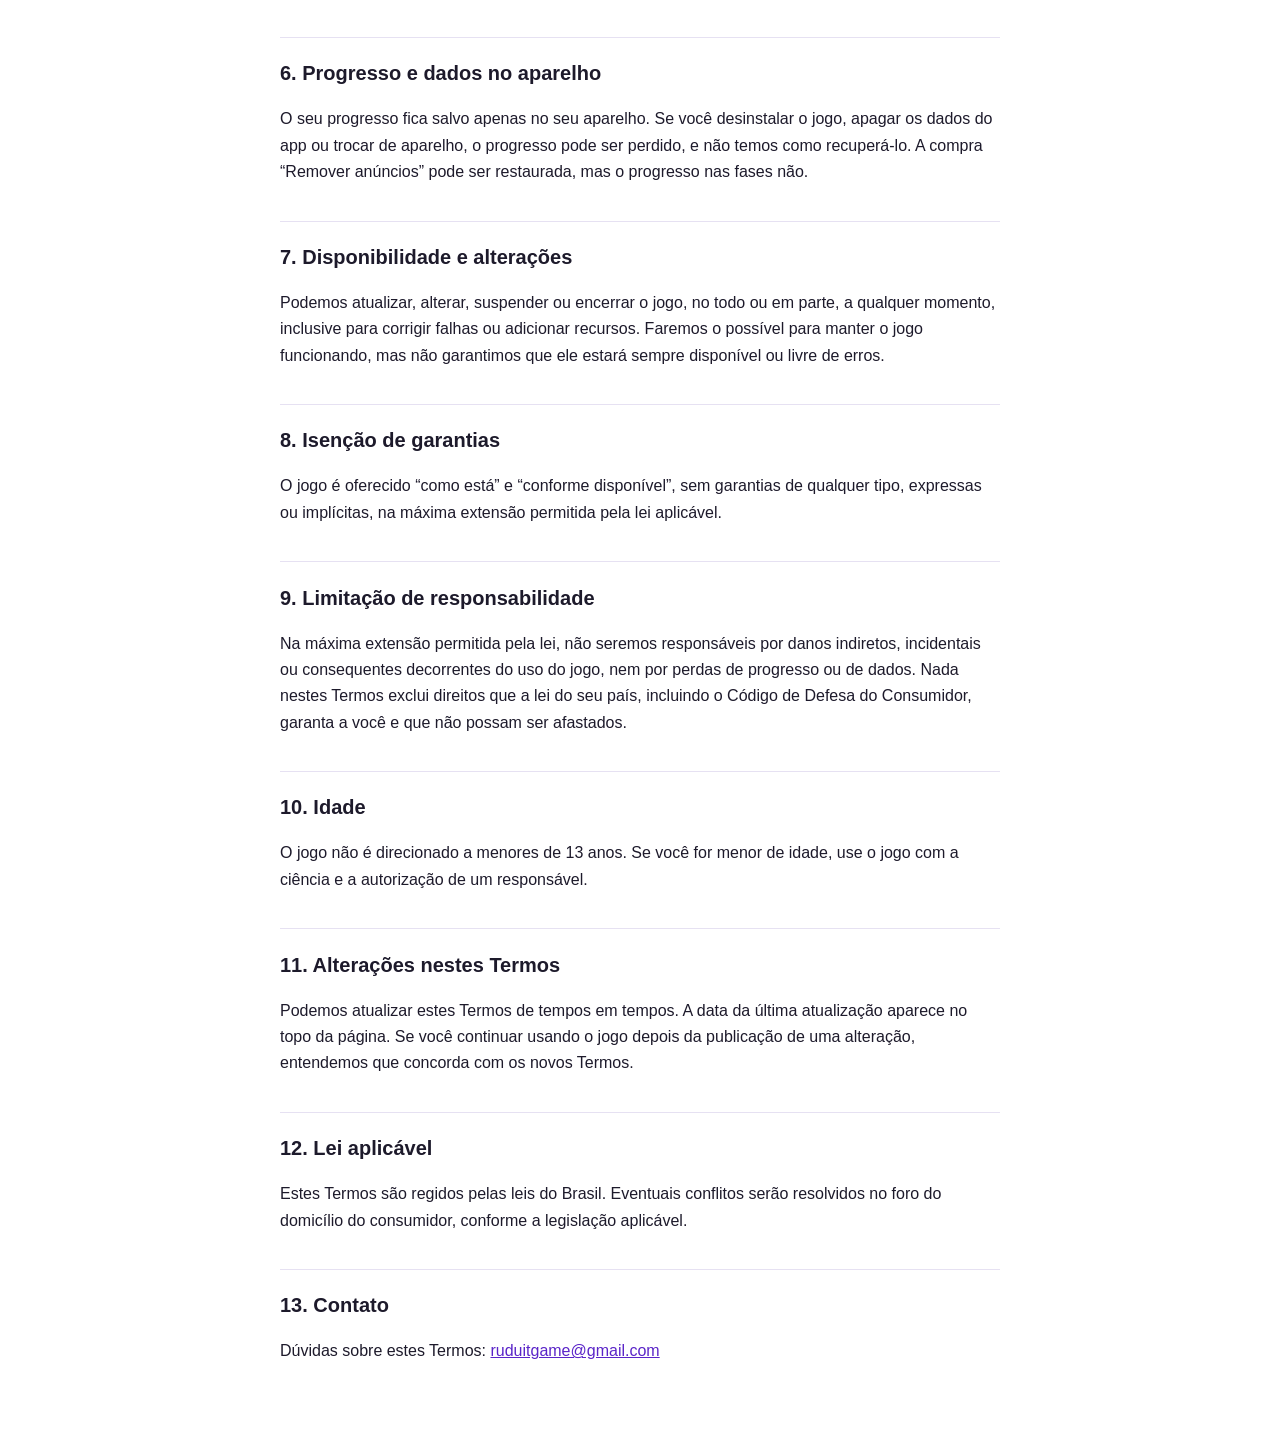
<file: jogo/termos.html>
<!doctype html>
<html lang="pt-BR">
<head>
<meta charset="utf-8">
<meta name="viewport" content="width=device-width, initial-scale=1">
<title>Termos de Serviço - Stack Tower Merge</title>
<meta name="description" content="Termos de Serviço do jogo Stack Tower Merge.">
<style>
  :root { --bg: #ffffff; --fg: #1d1a2b; --muted: #5b5670; --accent: #5a24c8; --line: #e6e1f2; --card: #f6f3fd; }
  @media (prefers-color-scheme: dark) { :root { --bg: #14102a; --fg: #ece8fa; --muted: #b3acd0; --accent: #b99bff; --line: #2c2650; --card: #1d1840; } }
  * { box-sizing: border-box; }
  body { margin: 0; background: var(--bg); color: var(--fg); font: 16px/1.65 -apple-system, BlinkMacSystemFont, "Segoe UI", Roboto, Helvetica, Arial, sans-serif; }
  main { max-width: 760px; margin: 0 auto; padding: 32px 20px 64px; }
  h1 { font-size: 2rem; line-height: 1.2; margin: 0 0 4px; color: var(--accent); }
  h2 { font-size: 1.25rem; margin: 2.2rem 0 .5rem; padding-top: 1.2rem; border-top: 1px solid var(--line); }
  p, li { color: var(--fg); }
  ul { padding-left: 1.2rem; }
  li { margin: .3rem 0; }
  .meta { color: var(--muted); margin: 0 0 1.5rem; }
  .card { background: var(--card); border: 1px solid var(--line); border-radius: 12px; padding: 14px 16px; margin: 1rem 0; }
  a { color: var(--accent); }
  .todo { background: #fff3b0; color: #4a3b00; padding: 0 4px; border-radius: 4px; }
</style>
</head>
<body>
<main>
  <h1>Termos de Serviço</h1>
  <p class="meta">Stack Tower Merge · Última atualização: 23 de novembro de 2026</p>

  <p>Estes Termos de Serviço (&ldquo;Termos&rdquo;) regem o uso do aplicativo <strong>Stack Tower Merge</strong> (&ldquo;o jogo&rdquo;), oferecido por Ruduit Dev (&ldquo;nós&rdquo;). Ao baixar, instalar ou usar o jogo, você concorda com estes Termos. Se não concordar, não use o jogo.</p>

  <div class="card">
    <strong>Resumo:</strong> o jogo é gratuito, tem anúncios e uma compra opcional para removê-los. Não exige conta nem login. Use-o para se divertir, sem trapaças ou abusos.
  </div>

  <h2>1. Licença de uso</h2>
  <p>Concedemos a você uma licença pessoal, limitada, não exclusiva, intransferível e revogável para instalar e usar o jogo em aparelhos que você possua ou controle, apenas para entretenimento pessoal e não comercial.</p>

  <h2>2. O que você não pode fazer</h2>
  <ul>
    <li>Copiar, modificar, descompilar ou tentar extrair o código-fonte do jogo, exceto quando a lei permitir;</li>
    <li>Vender, alugar, sublicenciar ou distribuir o jogo ou partes dele;</li>
    <li>Usar programas, scripts ou outros meios para trapacear, automatizar partidas ou burlar anúncios e compras;</li>
    <li>Interferir no funcionamento do jogo ou dos serviços de terceiros que ele usa;</li>
    <li>Usar o jogo de forma que viole a lei.</li>
  </ul>

  <h2>3. Propriedade intelectual</h2>
  <p>O jogo, incluindo código, arte, músicas, sons, textos, nome e marca, pertence a nós ou a nossos licenciantes e é protegido pelas leis de propriedade intelectual. Estes Termos não transferem nenhum direito de propriedade a você.</p>

  <h2>4. Anúncios</h2>
  <p>O jogo é gratuito e exibe anúncios, fornecidos por terceiros (como o Google AdMob). Alguns anúncios são opcionais, por exemplo os que dão jogadas extras ou outras recompensas dentro do jogo. Não nos responsabilizamos pelo conteúdo dos anúncios nem por sites ou apps de terceiros que eles apresentem. Consulte também a nossa Política de Privacidade para saber como os dados são tratados.</p>

  <h2>5. Compras dentro do app</h2>
  <ul>
    <li>O jogo pode oferecer a compra opcional &ldquo;Remover anúncios&rdquo;, de pagamento único.</li>
    <li>As compras são processadas pela Apple App Store ou pelo Google Play, conforme o seu aparelho, e seguem as regras e a política de reembolso dessas lojas. Nós não recebemos os seus dados de pagamento.</li>
    <li>Você pode restaurar uma compra já feita, sem pagar de novo, usando a opção &ldquo;Restaurar compras&rdquo; do jogo, com a mesma conta da loja usada na compra.</li>
    <li>As estrelas e os power-ups do jogo são conquistados jogando e <strong>não têm valor em dinheiro</strong>: não podem ser vendidos, trocados ou convertidos em dinheiro, e não são comprados com dinheiro real.</li>
    <li>Reembolsos devem ser pedidos diretamente à Apple ou ao Google.</li>
  </ul>

  <h2>6. Progresso e dados no aparelho</h2>
  <p>O seu progresso fica salvo apenas no seu aparelho. Se você desinstalar o jogo, apagar os dados do app ou trocar de aparelho, o progresso pode ser perdido, e não temos como recuperá-lo. A compra &ldquo;Remover anúncios&rdquo; pode ser restaurada, mas o progresso nas fases não.</p>

  <h2>7. Disponibilidade e alterações</h2>
  <p>Podemos atualizar, alterar, suspender ou encerrar o jogo, no todo ou em parte, a qualquer momento, inclusive para corrigir falhas ou adicionar recursos. Faremos o possível para manter o jogo funcionando, mas não garantimos que ele estará sempre disponível ou livre de erros.</p>

  <h2>8. Isenção de garantias</h2>
  <p>O jogo é oferecido &ldquo;como está&rdquo; e &ldquo;conforme disponível&rdquo;, sem garantias de qualquer tipo, expressas ou implícitas, na máxima extensão permitida pela lei aplicável.</p>

  <h2>9. Limitação de responsabilidade</h2>
  <p>Na máxima extensão permitida pela lei, não seremos responsáveis por danos indiretos, incidentais ou consequentes decorrentes do uso do jogo, nem por perdas de progresso ou de dados. Nada nestes Termos exclui direitos que a lei do seu país, incluindo o Código de Defesa do Consumidor, garanta a você e que não possam ser afastados.</p>

  <h2>10. Idade</h2>
  <p>O jogo não é direcionado a menores de 13 anos. Se você for menor de idade, use o jogo com a ciência e a autorização de um responsável.</p>

  <h2>11. Alterações nestes Termos</h2>
  <p>Podemos atualizar estes Termos de tempos em tempos. A data da última atualização aparece no topo da página. Se você continuar usando o jogo depois da publicação de uma alteração, entendemos que concorda com os novos Termos.</p>

  <h2>12. Lei aplicável</h2>
  <p>Estes Termos são regidos pelas leis do Brasil. Eventuais conflitos serão resolvidos no foro do domicílio do consumidor, conforme a legislação aplicável.</p>

  <h2>13. Contato</h2>
  <p>Dúvidas sobre estes Termos: <a href="mailto:ruduitgame@gmail.com">ruduitgame@gmail.com</a></p>
</main>
</body>
</html>
</file>
<file: style.css>
*{box-sizing:border-box}html{scroll-behavior:smooth;scroll-padding-top:100px}body{margin:0;color:#141416;background:#fff;font-family:-apple-system,BlinkMacSystemFont,"Segoe UI",sans-serif;letter-spacing:-.025em}button,a,input,select{-webkit-tap-highlight-color:transparent}a{color:inherit;text-decoration:none}button,select{font:inherit}button{cursor:pointer}button:focus-visible,a:focus-visible,select:focus-visible,summary:focus-visible{outline:3px solid #645cff;outline-offset:5px}.announcement{background:#262080;color:white;text-align:center;padding:12px 45px;font-size:14px;position:relative}.announcement span{margin-left:12px}.announcement button{position:absolute;right:25px;top:5px;background:none;border:0;color:white;font-size:27px}header{max-width:1240px;margin:auto;height:100px;display:flex;align-items:center;justify-content:space-between;padding:0 35px}.brand{display:flex;gap:11px;align-items:center;font-size:22px;font-weight:700;letter-spacing:-.8px}.app-icon{display:inline-grid;place-items:center;width:39px;height:39px;color:white;background:linear-gradient(145deg,#535354,#070709);border-radius:11px;font-size:28px;box-shadow:inset 0 1px 2px #ffffff70}.brand .app-icon{width:32px;height:32px;font-size:24px;border-radius:9px}nav{display:flex;gap:32px;font-size:14px}nav a:hover,footer a:hover{color:#6153e5}.pill{border:1px solid #e5e5e7;border-radius:30px;background:white;padding:11px 20px;font-weight:550}#menu{display:none}.nav-actions{display:flex;gap:15px;align-items:center}.hero{text-align:center;overflow:hidden;padding-top:60px}.eyebrow{font-size:11px!important;font-weight:650;letter-spacing:2px!important;color:#74747d!important;margin:0 0 24px!important}h1{font-size:clamp(65px,7.5vw,110px);line-height:.99;letter-spacing:-7px;margin:0 auto 28px;font-weight:700}p{color:#74747c;font-size:18px;line-height:1.55;letter-spacing:-.35px}.intro{font-size:20px;line-height:1.5;margin-bottom:26px}.primary{display:inline-flex;gap:24px;align-items:center;justify-content:center;padding:16px 26px;border:0;border-radius:40px;background:#161618;color:white;font-size:15px;font-weight:550;transition:transform .2s,background .2s}.primary:hover{background:#39313f;transform:translateY(-2px)}.platforms{font-size:11px;color:#94949c;margin-top:13px}.hero-stage{max-width:1120px;height:650px;position:relative;margin:56px auto 0;background:radial-gradient(ellipse at 50% 80%,#e7e6fd 0,transparent 65%)}.phone{position:absolute;left:50%;top:10px;transform:translateX(-50%) rotate(-5deg);width:275px;border:7px solid #26272a;border-radius:46px;padding:2px;background:#000;box-shadow:0 25px 60px #26213b30;overflow:hidden}.phone img{width:100%;height:auto;display:block;border-radius:35px}.island{position:absolute;z-index:2;width:77px;height:22px;border-radius:20px;background:#111;top:13px;left:50%;transform:translateX(-50%)}.flight-note{position:absolute;z-index:3;background:#ffffffee;border:1px solid #fff;box-shadow:0 15px 40px #35355218;border-radius:20px;padding:18px;display:flex;align-items:center;gap:13px;text-align:left;font-size:13px;backdrop-filter:blur(20px)}.flight-note p{font-size:12px;margin:4px 0 0}.mini-icon{width:35px;height:35px;display:grid;place-items:center;background:#28282c;border-radius:10px;color:white;font-size:24px}.mini-icon.green{background:#168b63}.note-left{left:1%;top:115px;transform:rotate(-7deg)}.note-right{right:0;top:280px;transform:rotate(6deg)}.now{font-size:10px;color:#999;align-self:start}.flight-ticket{position:absolute;left:7%;top:340px;width:330px;background:#fff;box-shadow:0 25px 70px #26213b20;border:1px solid #eee;border-radius:22px;padding:24px;text-align:left;transform:rotate(-8deg);z-index:3}.flight-ticket span:first-child{font-size:10px;color:#85858e;letter-spacing:1px}.flight-ticket b{display:block;font-size:13px;margin-top:9px}.flight-ticket em{font-style:normal;color:#aaa}.route{display:flex;align-items:center;justify-content:space-between;border-bottom:1px dashed #ccc;padding:22px 0}.route strong{font-size:35px;letter-spacing:-2px}.route span{color:#7268cb;font-size:14px}.ticket-bottom{display:flex;justify-content:space-between;margin-top:15px;align-items:center}.ticket-bottom span{font-size:13px!important;letter-spacing:0!important}.ticket-bottom small{display:block;color:#999;font-size:10px;margin-top:5px}.green-text{color:#168b63!important;font-size:11px!important}.press{padding:35px 20px 70px}.press>span{color:#91919a;font-size:9px;letter-spacing:2px}.press p{font-size:21px;color:#444;font-weight:500}section:not(.hero){scroll-margin-top:20px}.experience,.friends,.passport,.airports,.faq{max-width:1180px;margin:0 auto;padding:90px 35px}.section-heading{text-align:center}h2{font-size:clamp(38px,4.5vw,61px);line-height:1.05;letter-spacing:-2.8px;margin:0 0 24px}h3{font-size:32px;line-height:1.1;letter-spacing:-1.2px}.section-heading>p:last-child{font-size:17px}.tabs{display:flex;justify-content:center;gap:8px;margin:40px 0 30px}.tabs button{background:none;border:0;padding:13px 22px;border-radius:30px;color:#888;font-size:14px}.tabs button[aria-selected=true]{background:#1c1c1f;color:white}.feature-grid{display:grid;grid-template-columns:1fr 1fr;gap:20px}.feature{background:#f4f4f7;border-radius:30px;overflow:hidden}.large{grid-column:1/-1;display:flex;height:530px;padding:64px 70px;gap:70px}.large>div:first-child{width:50%;align-self:center}.feature-tag{font-size:10px;letter-spacing:1.5px;color:#898992}.large h3{font-size:43px;margin:20px 0}.feature p{font-size:16px}.screen-wrap{width:310px;flex-shrink:0;border:7px solid #29292b;border-radius:42px;transform:rotate(9deg);height:650px;box-shadow:0 20px 50px #0002;overflow:hidden}.screen-wrap img{display:block;width:100%;height:auto}.small{min-height:355px;padding:40px}.small h3{margin:17px 0 30px}.blue{background:#eef1ff}.peach{background:#fbf2e9}.alert{background:#fff;border-radius:17px;padding:17px;display:flex;gap:13px;align-items:center;box-shadow:0 9px 30px #41416a15;margin-bottom:30px}.alert>span{font-size:24px}.alert b{font-size:13px}.alert p{font-size:11px;margin:5px 0 0}.departure{display:flex;gap:40px;margin:35px 0 30px}.departure span{font-size:9px;letter-spacing:1px;color:#8f8378;display:block}.departure b{font-size:31px;letter-spacing:-1.5px}.friends{display:grid;grid-template-columns:1fr 1fr;gap:90px;padding-top:150px;padding-bottom:150px;align-items:center}.friends p{max-width:420px}.text-button{border:0;background:none;padding:12px 0;font-weight:600;color:#6451d8}.text-button span{margin-left:20px}.demo-label{font-size:11px!important;color:#94949d!important}.notification-wall{padding:70px 0;background:radial-gradient(ellipse,#edeafa,transparent 70%)}.bubble{display:flex;gap:15px;align-items:center;margin:25px 0;background:#fff;box-shadow:0 18px 50px #30214b16;border:1px solid #eee;border-radius:20px;padding:24px;transform:rotate(-5deg)}.bubble:nth-child(2){transform:translateX(15px) rotate(3deg)}.bubble:nth-child(3){transform:rotate(-2deg)}.bubble>span{font-size:24px}.bubble b{font-size:14px}.bubble p{font-size:11px;margin:6px 0 0}.arrival.pulse{animation:pulse .8s ease}.passport{max-width:none;display:grid;grid-template-columns:1fr 1fr;align-items:center;gap:70px;padding:100px max(35px,calc((100vw - 1110px)/2));background:#f6f5f9}.passport-art{position:relative;min-height:430px;display:grid;place-items:center}.passport-book{width:265px;height:370px;border-radius:15px 28px 28px 15px;background:linear-gradient(130deg,#445caa,#132355);padding:32px;color:#dacb9a;box-shadow:inset 6px 0 2px #102048,0 25px 60px #0e173944;transform:rotate(-12deg);display:flex;flex-direction:column;align-items:center;text-align:center;justify-content:space-between}.passport-book>span{font-size:12px;letter-spacing:5px}.passport-book b{font-size:32px;font-weight:450}.passport-book small{font-size:8px;letter-spacing:1px}.globe{font-size:95px;line-height:1}.stamp{position:absolute;bottom:20px;right:40px;border:3px double #91829a;color:#91829a;padding:15px;border-radius:50%;font-size:12px;text-align:center;transform:rotate(16deg)}.stamp b{font-size:28px}.stats{display:flex;flex-wrap:wrap;gap:24px;margin-top:35px}.stats b{font-size:30px;display:block}.stats span{font-size:11px;color:#888}.airports{text-align:center;padding-top:125px}.airport-selector{display:flex;justify-content:center;align-items:center;gap:16px;margin:30px 0}.airport-selector label{font-size:12px;color:#888}select{padding:12px 35px 12px 15px;background:white;border:1px solid #ddd;border-radius:12px;color:#222}.airport-board{background:#1d2330;color:white;text-align:left;border-radius:26px;padding:50px;display:grid;grid-template-columns:1fr auto;position:relative;overflow:hidden}.airport-board:before{content:'';position:absolute;width:350px;height:350px;right:-80px;top:-150px;border:1px solid #ffffff15;border-radius:50%;box-shadow:0 0 0 55px #ffffff04,0 0 0 110px #ffffff04}.airport-board span{font-size:9px;letter-spacing:2px;color:#a4abba}.airport-board h3{font-size:50px;margin:20px 0 8px}.airport-board p{font-size:13px;color:#a4abba}.airport-code{font-size:100px;letter-spacing:-7px;align-self:center;color:#d9e1ee}.board-footer{grid-column:1/-1;display:flex;justify-content:space-between;border-top:1px solid #ffffff20;padding-top:25px;margin-top:30px}.faq{display:grid;grid-template-columns:1fr 1.2fr;gap:60px;padding-top:130px}details{border-bottom:1px solid #e8e8eb;padding:24px 0}summary{cursor:pointer;font-size:16px;font-weight:550}details p{font-size:14px}details a{text-decoration:underline}.final-cta{text-align:center;padding:120px 25px;background:linear-gradient(#fff,#f6f5fa)}.final-cta .app-icon{width:70px;height:70px;font-size:50px;border-radius:19px;margin-bottom:30px}.final-cta h2{font-size:70px}.final-cta p{margin-bottom:30px}footer{max-width:1180px;margin:auto;padding:65px 35px 30px;display:flex;flex-wrap:wrap;gap:40px;justify-content:space-between}footer>div{display:flex;gap:25px;align-items:center;font-size:12px}footer>p{width:100%;font-size:11px;border-top:1px solid #eee;padding-top:25px;line-height:1.8}dialog{border:1px solid #eee;border-radius:28px;max-width:440px;padding:45px;text-align:center;box-shadow:0 25px 100px #0003}dialog::backdrop{background:#17152a65;backdrop-filter:blur(6px)}dialog h2{font-size:33px;letter-spacing:-1.2px;margin:25px 0 15px}dialog p{font-size:15px;margin-bottom:25px}#close-dialog{position:absolute;right:15px;top:10px;background:none;border:0;font-size:27px;color:#888}.toast{position:fixed;z-index:20;bottom:25px;left:50%;transform:translate(-50%,100px);background:#222;color:white;box-shadow:0 10px 40px #0003;padding:16px 25px;border-radius:20px;font-size:14px;opacity:0;transition:.3s}.toast.show{transform:translate(-50%,0);opacity:1}@keyframes pulse{50%{transform:scale(1.05);box-shadow:0 20px 60px #6253e535}}@media(min-width:1400px){.hero-stage{margin-top:65px}}@media(max-width:800px){header{height:85px;padding:0 24px}nav{display:none;position:absolute;top:120px;left:20px;right:20px;z-index:10;background:white;padding:25px;border:1px solid #eee;border-radius:20px;box-shadow:0 15px 50px #0001}nav.open{display:flex;flex-direction:column;gap:20px}#menu{display:block;background:none;border:1px solid #eee;border-radius:50%;width:35px;height:35px}.pill{padding:9px 15px;font-size:12px}.hero{padding-top:45px}.hero .eyebrow{font-size:9px!important}h1{font-size:72px;letter-spacing:-4.5px}.intro{font-size:17px;padding:0 22px}.hero-stage{height:570px;margin-top:40px}.phone{width:240px}.note-left{left:-30px;top:90px;padding:12px;transform:scale(.8) rotate(-7deg);transform-origin:left}.note-right{right:-35px;top:370px;transform:scale(.8) rotate(6deg);transform-origin:right}.flight-ticket{width:250px;left:-40px;top:295px;transform:scale(.8) rotate(-8deg);transform-origin:left}.press{padding-bottom:35px}.press p{font-size:17px}.experience,.friends,.passport,.airports,.faq{padding:70px 24px}h2{font-size:41px;letter-spacing:-2px}.tabs{gap:0;justify-content:space-between}.tabs button{font-size:11px;padding:12px}.large{height:560px;padding:30px;display:block;position:relative}.large>div:first-child{width:100%;position:relative;z-index:2}.large h3{font-size:31px}.large p{max-width:280px;font-size:14px}.screen-wrap{position:absolute;top:245px;right:35px;width:210px;border-width:5px;border-radius:30px}.small{padding:28px;min-height:330px;grid-column:1/-1}.small h3{font-size:29px}.friends,.passport,.faq{grid-template-columns:1fr;gap:30px}.notification-wall{padding:10px 0}.bubble{padding:20px}.bubble:nth-child(2){transform:translateX(5px) rotate(3deg)}.passport-art{min-height:390px}.passport-art{order:2}.passport-book{transform:rotate(-9deg) scale(.9)}.stamp{right:0}.stats{gap:20px}.airports p{font-size:16px}.airport-selector{flex-direction:column;gap:10px}.airport-board{padding:27px}.airport-board h3{font-size:32px}.airport-code{font-size:60px;letter-spacing:-4px}.airport-board p{max-width:170px}.board-footer span{font-size:7px;letter-spacing:.5px}.final-cta{padding:90px 24px}.final-cta h2{font-size:55px}footer{padding:45px 24px 20px;gap:25px}footer>div{flex-wrap:wrap;gap:22px}dialog{max-width:calc(100vw - 35px);padding:40px 25px}.announcement{font-size:10px}.announcement span{display:none}.desktop{display:none}}@media(prefers-reduced-motion:reduce){*{scroll-behavior:auto!important;animation:none!important;transition:none!important}}
/* Cards em camadas: hover, foco por teclado e toque. */
.hero{padding-top:36px}.hero h1{font-size:clamp(64px,7vw,96px)}.card-playground{height:790px;max-width:1280px;margin-top:32px;isolation:isolate;perspective:1400px;overflow:visible;background:radial-gradient(ellipse at 50% 48%,#efedff 0,#f7f6ff70 35%,transparent 69%)}.card-playground .phone{top:95px;z-index:7;width:275px;transform:translateX(-50%) rotate(-4deg);transition:transform .65s cubic-bezier(.2,.8,.2,1),filter .6s;pointer-events:none}.orbit{position:absolute;left:50%;top:43%;width:900px;height:410px;border:1px solid #dad7ef55;border-radius:50%;transform:translate(-50%,-50%) rotate(-12deg);pointer-events:none;z-index:0}.orbit-two{width:670px;height:600px;transform:translate(-50%,-50%) rotate(29deg);border-color:#e7e5f855}.travel-card{position:absolute;left:calc(50% + var(--offset));top:var(--top);z-index:var(--layer);width:300px;text-align:left;display:block;border:1px solid #ffffff;border-radius:26px;padding:22px;background:linear-gradient(145deg,#fffffff7,#f8f9fdf5);color:#24232a;box-shadow:0 3px 8px #27213b06,0 15px 40px #27213b12,0 1px 0 #ffffff inset;transform:translateX(-50%) rotate(var(--rotation));transform-origin:50% 70%;transition:transform .55s cubic-bezier(.18,.85,.2,1.1),box-shadow .45s,filter .45s,opacity .45s;cursor:pointer;will-change:transform;backdrop-filter:blur(18px);font-family:inherit;letter-spacing:-.02em}.card-topline{display:flex;gap:9px;align-items:center;margin-bottom:20px}.card-app{width:28px;height:28px;border-radius:8px;background:#24242a;color:white;display:grid;place-items:center;font-size:20px}.card-topline>span:nth-child(2){font-size:12px;font-weight:650;flex:1}.card-topline small{font-size:10px;font-weight:400;color:#999;display:block;margin-top:2px}.card-expand{color:#aaa;font-size:19px;transition:transform .4s}.card-eyebrow{display:block;font-size:8px;font-weight:650;letter-spacing:1.6px;color:#94929f;margin-bottom:9px}.card-title{font-size:25px;line-height:1.13;letter-spacing:-.9px;display:block}.card-route{display:flex;justify-content:space-between;align-items:center;border-bottom:1px dashed #dedde6;padding:23px 0 17px;margin-bottom:14px}.card-route>span:not(.card-dots){display:flex;flex-direction:column;gap:4px}.card-route b{font-size:32px;font-weight:600;letter-spacing:-1.5px}.card-route small{font-size:9px;color:#999;letter-spacing:.4px}.card-dots{color:#a39abf;font-size:15px}.card-status{font-size:11px;font-weight:550;color:#198761;display:flex;align-items:center;gap:6px}.card-status i{width:5px;height:5px;background:currentColor;border-radius:50%}.card-detail{font-size:11px;color:#92909c;display:block;max-height:0;opacity:0;margin-top:0;transform:translateY(5px);overflow:hidden;transition:opacity .3s,max-height .4s,margin .4s,transform .4s}.card-weather{background:linear-gradient(145deg,#f0f7ff,#e3efff);border-color:#f8fcff}.card-weather .card-route b{font-size:45px}.card-weather .card-app{background:#f4ac4c}.card-delay{background:linear-gradient(145deg,#fff9ed,#fff1da);border-color:#fffaf0}.card-delay .card-status{color:#af702b}.card-delay .card-app{background:#d89442}.card-friends{background:linear-gradient(145deg,#f6f2ff,#eae5ff)}.card-friends .card-app{background:#8c6dd9}.card-gate .card-route b:last-child{color:#6151b4}.card-playground:has(.travel-card:is(:hover,:focus-visible,.is-active)) .phone{transform:translateX(-50%) rotate(0deg) scale(.97);filter:saturate(.85)}.travel-card:is(:hover,:focus-visible,.is-active){z-index:30!important;transform:translateX(-50%) translateY(-38px) rotate(0deg) rotateX(var(--tilt-x,0deg)) rotateY(var(--tilt-y,0deg)) scale(1.1);box-shadow:0 8px 18px #31264712,0 40px 90px #30224f32;outline-offset:6px}.travel-card:is(:hover,:focus-visible,.is-active) .card-detail{max-height:45px;opacity:1;margin-top:12px;transform:translateY(0)}.travel-card:is(:hover,:focus-visible,.is-active) .card-expand{transform:rotate(45deg);color:#5e5195}.card-playground:has(.travel-card:is(:hover,:focus-visible,.is-active)) .travel-card:not(:hover):not(:focus-visible):not(.is-active){filter:saturate(.75);box-shadow:0 8px 25px #27213b0d}.playground-hint{position:absolute;bottom:4px;width:100%;font-size:11px;color:#9995a5;letter-spacing:.1px}.playground-hint span{display:inline-block;margin-right:6px;color:#6e60a5}.feature.small{transition:transform .45s,box-shadow .45s}.feature.small:hover{transform:translateY(-10px);box-shadow:0 25px 50px #22213d12}.notification-wall{position:relative;isolation:isolate}.notification-wall .bubble{position:relative;margin:0 0 -9px;cursor:default;transition:transform .5s cubic-bezier(.2,.8,.2,1.1),box-shadow .5s}.notification-wall .bubble:hover{transform:translateY(-18px) rotate(0deg) scale(1.07);z-index:8;box-shadow:0 30px 60px #30214b26}
@media(max-width:1050px) and (min-width:701px){.travel-card{width:255px;padding:20px}.card-title{font-size:21px}.card-boarding{--offset:-255px!important}.card-gate{--offset:-205px!important}.card-arrival{--offset:-275px!important}.card-weather{--offset:255px!important}.card-delay{--offset:205px!important}.card-friends{--offset:275px!important}.card-playground .phone{width:245px}.card-playground{height:740px}.orbit{width:700px}.card-route b{font-size:27px}}
@media(max-width:700px){.hero{padding-top:24px}.hero h1{font-size:64px;letter-spacing:-4px}.card-playground{height:910px;margin-top:20px;max-width:100%;overflow:hidden}.card-playground .phone{width:210px;top:45px;z-index:1;opacity:.92}.orbit{width:550px;height:530px}.travel-card{width:225px;padding:17px;border-radius:21px;--offset:0px!important}.card-title{font-size:21px}.card-topline{margin-bottom:15px}.card-route{padding:15px 0 13px}.card-route b{font-size:27px}.card-weather .card-route b{font-size:32px}.card-boarding{left:30%;top:100px;--rotation:-12deg}.card-weather{left:73%;top:140px;--rotation:12deg}.card-gate{left:29%;top:300px;--rotation:-7deg}.card-delay{left:72%;top:350px;--rotation:8deg}.card-arrival{left:29%;top:520px;--rotation:-12deg}.card-friends{left:72%;top:560px;--rotation:11deg}.travel-card:is(:hover,:focus-visible,.is-active){transform:translateX(-50%) translateY(-15px) rotate(0deg) scale(1.025)}.travel-card.left.is-active{left:34%}.travel-card.right.is-active{left:66%}.playground-hint{bottom:6px;font-size:10px;padding:0 30px}.card-playground:has(.travel-card:is(:hover,:focus-visible,.is-active)) .phone{transform:translateX(-50%) rotate(0deg) scale(.97)}.press{padding-top:10px}}
@media(prefers-reduced-motion:reduce){.travel-card{will-change:auto}.travel-card:is(:hover,:focus-visible,.is-active){transform:translateX(-50%) rotate(0deg)}}
/* O segundo capítulo começa depois do telefone e segue até o rodapé. */
.dark-chapter{background:#08090c;color:#f6f6f8;position:relative;padding-top:75px;border-radius:42px 42px 0 0;isolation:isolate}.dark-chapter:before{content:'';position:absolute;top:0;left:0;right:0;height:650px;z-index:-1;background:radial-gradient(ellipse at 50% 0%,#27213b66,transparent 68%);pointer-events:none}.dark-chapter h2,.dark-chapter h3{color:#f5f4f9}.dark-chapter p{color:#a5a5b2}.dark-chapter .eyebrow{color:#9a95ad!important}.dark-chapter .feature{background:#15161c;border:1px solid #ffffff0d;box-shadow:inset 0 1px 0 #ffffff05}.dark-chapter .feature-tag{color:#a5a2b6}.dark-chapter .blue{background:linear-gradient(145deg,#1d2236,#131823)}.dark-chapter .peach{background:linear-gradient(145deg,#2a221f,#1d1918)}.dark-chapter .alert{background:#ffffff0b;border:1px solid #ffffff13;box-shadow:0 12px 30px #0002;color:#f3f3f8}.dark-chapter .alert p{color:#b0adbb}.dark-chapter .departure span{color:#b5a99c}.dark-chapter .departure b{color:#f6e9d9}.dark-chapter .tabs{background:#ffffff05;border:1px solid #ffffff0d;width:max-content;max-width:100%;margin-left:auto;margin-right:auto;padding:5px;border-radius:40px}.dark-chapter .tabs button{color:#a3a0ad}.dark-chapter .tabs button[aria-selected=true]{background:#f4f3f8;color:#19181e;box-shadow:0 3px 10px #0003}.dark-chapter .screen-wrap{border-color:#383840;box-shadow:0 30px 70px #0009}.dark-chapter .feature.small:hover{box-shadow:0 25px 60px #0005}.dark-chapter .notification-wall{background:radial-gradient(ellipse,#3a2f5f55,transparent 72%)}.dark-chapter .bubble{background:linear-gradient(135deg,#282630,#1e1d25);border-color:#ffffff13;box-shadow:0 20px 55px #0004;color:#f2f0fa}.dark-chapter .bubble p{color:#b0aaba}.dark-chapter .text-button{color:#b8a4ff}.dark-chapter .passport{background:linear-gradient(125deg,#121017,#1a1524);border-top:1px solid #ffffff09;border-bottom:1px solid #ffffff09}.dark-chapter .passport-book{box-shadow:inset 6px 0 2px #102048,0 30px 80px #0008}.dark-chapter .stamp{color:#bba8c8;border-color:#bba8c8}.dark-chapter .stats b{color:#eee9fa}.dark-chapter .stats span{color:#aaa2b7}.dark-chapter .airport-board{background:linear-gradient(140deg,#232635,#151923);border:1px solid #ffffff12;box-shadow:0 30px 80px #0003}.dark-chapter .airport-code{color:#ebe8ff}.dark-chapter .airport-selector label{color:#aaa6b5}.dark-chapter select{background:#1a1b22;border-color:#383841;color:#e8e6ef;color-scheme:dark}.dark-chapter details{border-color:#ffffff18}.dark-chapter summary{color:#f0edf7}.dark-chapter details p{color:#a7a2b3}.dark-chapter .final-cta{background:radial-gradient(ellipse at 50% 100%,#282037 0,transparent 65%);padding-bottom:140px}.dark-chapter .primary{background:#f4f2f8;color:#16141b}.dark-chapter .primary:hover{background:#d9cdf7}.dark-chapter .demo-label{color:#938b9f!important}footer{background:#08090c;color:#ece9f4;max-width:none;padding-left:max(35px,calc((100vw - 1110px)/2));padding-right:max(35px,calc((100vw - 1110px)/2));border-top:1px solid #ffffff10}footer>p{border-color:#ffffff15;color:#96909f}footer a:hover{color:#c1abff}.hero .press{padding-bottom:85px}.dark-chapter .experience{padding-top:65px}@media(max-width:700px){.dark-chapter{padding-top:30px;border-radius:28px 28px 0 0}.dark-chapter .experience{padding-top:50px}.dark-chapter .tabs{width:100%;padding:4px}.dark-chapter .tabs button{padding:12px 9px;font-size:10px}footer{padding-left:24px;padding-right:24px}.hero .press{padding-bottom:50px}.dark-chapter .final-cta{padding-bottom:90px}}
/* Cena contínua, comandada pela posição de rolagem. */
body{--night:0;--scene-bg:255,255,255}.hero{overflow:clip}.flight-scroll{height:260svh;position:relative;background:rgb(var(--scene-bg));text-align:center;isolation:isolate}.flight-sticky{height:100svh;position:sticky;top:0;overflow:hidden;background:rgb(var(--scene-bg));transition:background-color .16s linear}.handset{position:absolute;z-index:3;width:min(660px,95vw,85svh);aspect-ratio:930/1260;left:50%;top:46%;transform:translate(-35%,-43%);will-change:transform}.hand-photo{width:100%;display:block;position:relative;z-index:1}.hand-screens{position:absolute;z-index:2;left:13.25%;top:2.1%;width:44.1%;height:71.05%;border-radius:10% / 5%;overflow:hidden;background:#0d0523;transform:rotate(-.35deg)}.hand-screens img{position:absolute;inset:0;width:100%;height:100%;object-fit:fill;opacity:0;transition:opacity .38s ease}.hand-screens .screen-current{opacity:1}.scene-glow{position:absolute;inset:0;background:radial-gradient(ellipse at 50% 42%,#6222f1b0 0,#310c8890 32%,transparent 70%);opacity:var(--night);transition:opacity .15s linear}.scene-routes{position:absolute;inset:18% -10% 16%;display:flex;flex-direction:column;justify-content:space-around;transform:rotate(-7deg);opacity:calc(var(--night) * .22);color:#c5a2ff;font-size:clamp(35px,6vw,90px);font-weight:650;letter-spacing:-3px}.scene-routes span{border:1px solid #b99bff60;border-radius:35px;padding:30px;align-self:flex-start;white-space:nowrap}.scene-routes span+span{align-self:flex-end}.scene-fade{position:absolute;z-index:4;bottom:0;left:0;right:0;height:40%;pointer-events:none;background:linear-gradient(transparent,rgb(var(--scene-bg)) 93%)}.flight-controls{position:absolute;z-index:6;bottom:8%;left:50%;transform:translateX(-50%);display:flex;align-items:center;gap:5px;border-radius:50px;background:#171719e8;padding:7px;box-shadow:0 12px 40px #0002;backdrop-filter:blur(20px);white-space:nowrap}.flight-controls button{border:0;color:#b3b3b8;background:none;border-radius:35px;height:46px;padding:0 17px;display:flex;gap:9px;align-items:center;justify-content:center;transition:background .3s,color .3s,padding .3s}.flight-controls button span{font-size:22px}.flight-controls button b{font-size:13px;max-width:0;opacity:0;overflow:hidden;transition:max-width .35s,opacity .25s}.flight-controls button.selected{background:#ffd348;color:#16120b;padding:0 23px}.flight-controls button.selected b{max-width:150px;opacity:1}.flight-controls .scene-download{padding:0 17px}.flight-controls button:focus-visible{outline-color:#ffd348}.scroll-cue{position:absolute;z-index:6;bottom:1.5%;font-size:11px;margin:0;width:100%;color:#89858e}.scene-press{text-align:center;padding:100px 25px 40px;background:#05010d;color:white}.scene-press>span{font-size:10px;letter-spacing:2px;color:#8d849d}.scene-press h2{margin:25px 0 0;font-size:48px}.dark-chapter{background:#05010d;border-radius:0;padding-top:0}.dark-chapter:before{display:none}.dark-chapter .experience{padding-top:100px}footer{background:#05010d}.scene-navbar{position:fixed;top:17px;left:50%;transform:translateX(-50%);width:min(1150px,calc(100% - 48px));height:64px;border:1px solid #ffffff22;border-radius:40px;background:rgba(var(--scene-bg),.75);backdrop-filter:blur(20px);z-index:50;color:var(--scene-ink,#151418);padding:0 22px;box-shadow:0 4px 15px #0001}.scene-navbar .pill{background:var(--nav-button,#18171b);color:var(--nav-button-text,#fff);border:0}.scene-navbar #menu{color:inherit;background:none}.scene-navbar nav{color:inherit}.scene-navbar nav.open{background:rgb(var(--scene-bg));border-color:#8883}.scene-navbar .brand .app-icon{width:30px;height:30px}.scene-navbar .brand{font-size:18px}.scene-navbar nav a{font-size:12px}.scene-navbar + main{padding-top:100px}@media(max-width:700px){.flight-scroll{height:240svh}.handset{width:min(500px,105vw,100svh);top:43%;transform:translate(-35%,-43%)}.flight-controls{bottom:7%;gap:1px;padding:6px}.flight-controls button{height:40px;padding:0 13px}.flight-controls button.selected{padding:0 18px}.flight-controls button b{font-size:12px}.flight-controls button span{font-size:19px}.scene-navbar{height:56px;top:15px;width:calc(100% - 36px);padding:0 18px}.scene-navbar+main{padding-top:85px}.scene-press{padding-top:65px}.scene-press h2{font-size:35px}.dark-chapter .experience{padding-top:75px}.scene-routes{inset:25% -60% 20%}.scene-routes span{padding:25px}.scroll-cue{bottom:1.2%;font-size:10px}}@media(prefers-reduced-motion:reduce){.hand-screens img,.flight-sticky,.scene-glow{transition:none}.handset{will-change:auto}}
.handset{top:105px;width:min(660px,95vw,calc((100svh - 145px)*.95));transform:translateX(-35%)}
@media(max-width:700px){.handset{top:100px;width:min(500px,105vw,calc((100svh - 140px)*1.02));transform:translateX(-35%)}}
.flight-sticky{overflow:clip}
</file>
<file: stm.css>
/* Seções novas: jogo Stack Tower Merge e chamada de orçamento (dentro do capítulo escuro) */
.stm{max-width:1180px;margin:0 auto;padding:110px 35px;display:grid;grid-template-columns:.9fr 1.1fr;gap:60px;align-items:center}
.stm h2{font-size:clamp(46px,5.6vw,78px);letter-spacing:-3.5px;margin-bottom:22px}
.stm-copy>p{max-width:460px}
.stm-chips{display:flex;flex-wrap:wrap;gap:8px;list-style:none;padding:0;margin:26px 0}
.stm-chips li{font-size:12px;font-weight:600;letter-spacing:-.1px;color:#e9e4ff;background:#ffffff0d;border:1px solid #ffffff1c;border-radius:30px;padding:8px 14px}
.stm-stores{display:flex;flex-wrap:wrap;gap:12px;margin:8px 0 22px}
.store-pill{display:flex;flex-direction:column;gap:2px;min-width:150px;padding:11px 20px;border-radius:14px;background:#15161c;border:1px solid #ffffff1c;color:#f4f2fb;opacity:.85}
.store-pill small{font-size:10px;color:#a5a2b6;letter-spacing:.2px}.store-pill b{font-size:17px;letter-spacing:-.4px}
.stm-links{font-size:12px!important}.stm-links a{color:#b8a4ff;text-decoration:underline}
.stm-art{position:relative}
.stm-banner{width:100%;height:auto;display:block;border-radius:26px;border:1px solid #ffffff18;box-shadow:0 30px 80px #0008}
.stm-shots{display:grid;grid-template-columns:repeat(3,1fr);gap:14px;margin-top:16px}
.stm-shots img{width:100%;height:auto;display:block;border-radius:20px;border:1px solid #ffffff18;box-shadow:0 18px 44px #0007;transition:transform .25s}
.stm-shots img:hover{transform:translateY(-6px)}
.quote{max-width:1180px;margin:0 auto;padding:30px 35px 110px}
.quote-card{display:grid;grid-template-columns:1.2fr 1fr;gap:56px;align-items:center;padding:64px;border-radius:34px;background:linear-gradient(135deg,#2a2160,#15122e 60%,#0e0d1a);border:1px solid #ffffff14;box-shadow:0 30px 90px #0006}
.quote-card h2{font-size:clamp(36px,4.2vw,56px);letter-spacing:-2.4px;margin-bottom:18px}
.quote-card p{max-width:480px}
.quote-btn{display:inline-flex;gap:18px;align-items:center;margin-top:12px;padding:16px 26px;border-radius:40px;background:#f4f3f8;color:#19181e;font-size:15px;font-weight:600;transition:transform .2s,background .2s}
.quote-btn:hover{background:#fff;transform:translateY(-2px)}
.quote-list{list-style:none;margin:0;padding:0;display:grid;gap:14px}
.quote-list li{background:#ffffff0a;border:1px solid #ffffff14;border-radius:20px;padding:20px 22px}
.quote-list b{display:block;font-size:16px;color:#f5f4f9;margin-bottom:6px}
.quote-list span{font-size:13px;color:#a9a6b8;line-height:1.5}
@media(max-width:900px){.stm{grid-template-columns:1fr;padding:70px 24px;gap:40px}.stm h2{font-size:54px;letter-spacing:-3px}.quote{padding:10px 24px 80px}.quote-card{grid-template-columns:1fr;padding:34px 26px;gap:30px}.quote-btn{width:100%;justify-content:space-between}}

.store-pill{text-decoration:none}a.store-pill{opacity:1;transition:transform .2s,border-color .2s}a.store-pill:hover{transform:translateY(-2px);border-color:#ffffff40}

/* Logo no lugar do R */
.app-icon:has(img){background:none;box-shadow:none;overflow:hidden;border-radius:50%}.app-icon img{width:100%;height:100%;object-fit:cover;border-radius:50%;display:block}
.brand .app-icon{width:40px;height:40px}.final-cta .app-icon{width:96px;height:96px;border-radius:50%}dialog .app-icon{width:76px;height:76px}

.brand{white-space:nowrap}
@media(max-width:800px){.brand{font-size:19px;gap:8px}.brand .app-icon{width:36px;height:36px}.nav-actions{gap:8px}.pill{white-space:nowrap}.announcement{padding:10px 40px 10px 14px;line-height:1.35}.announcement button{right:10px;top:4px}}
@media(max-width:800px){header{padding:0 14px;gap:8px}.brand{font-size:16px;gap:6px;min-width:0}.brand .app-icon{width:32px;height:32px}.pill{padding:8px 11px;font-size:11px}#menu{flex:none}.nav-actions{gap:6px}}
.app-icon{flex:none}
@media(max-width:480px){.nav-actions .pill{display:none}}
.hand-screens img[data-flight-screen="2"]{object-fit:cover;object-position:50% 40%}
.scene-download .wa-ico{display:grid;place-items:center;line-height:0}
.services{display:flex;flex-wrap:wrap;justify-content:center;gap:8px;list-style:none;padding:0;margin:20px auto 0;max-width:560px}.services li{font-size:12px;font-weight:600;color:#4b4b55;background:#f1f0f6;border:1px solid #e4e2ee;border-radius:30px;padding:7px 14px}
</file>
